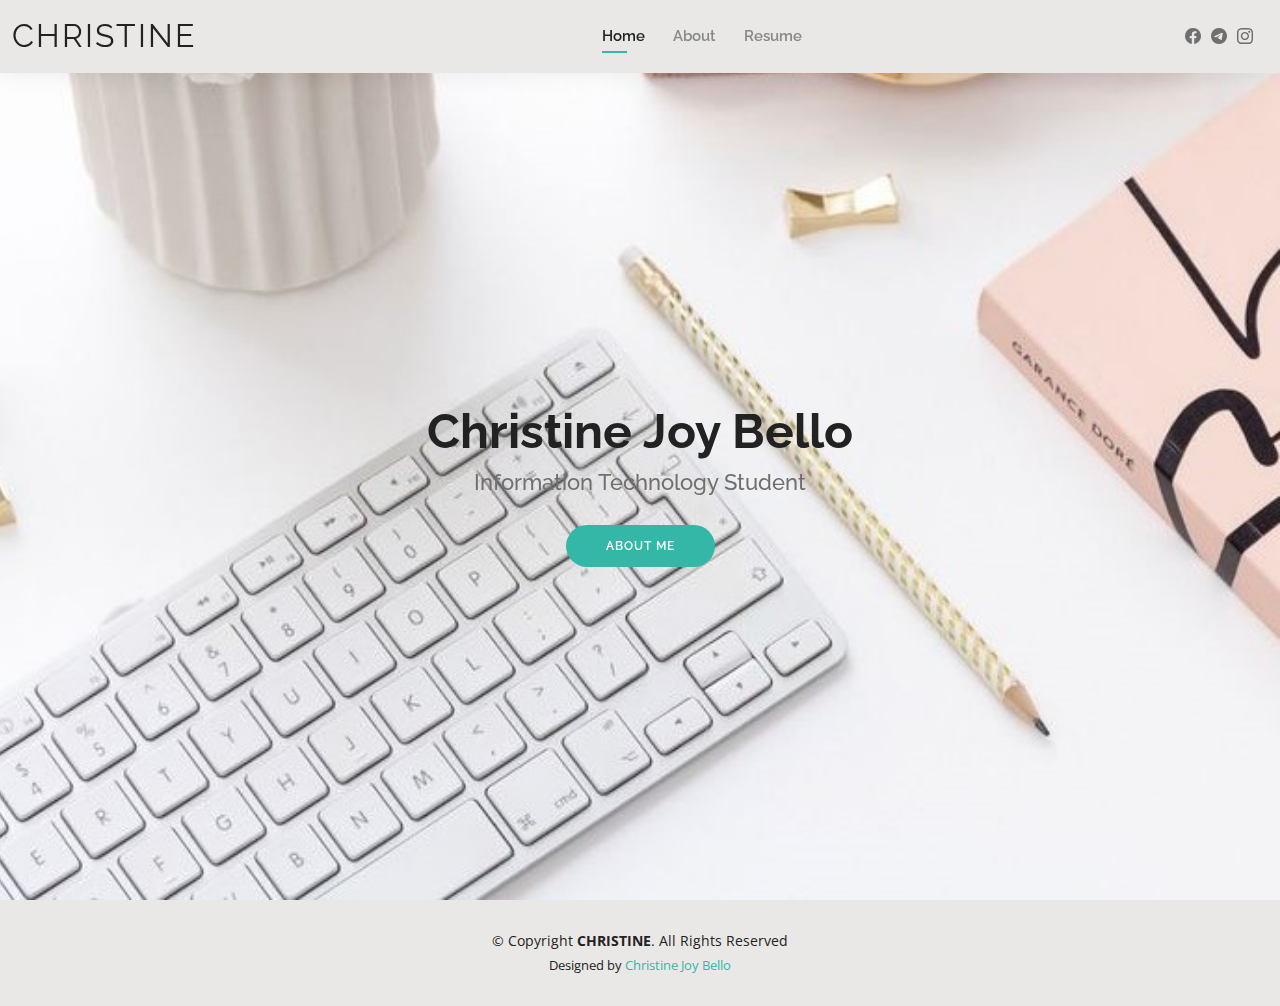
<file: index.html>
<!DOCTYPE html>
<html lang="en">

<head>
  <meta charset="utf-8">
  <meta content="width=device-width, initial-scale=1.0" name="viewport">

  <title>Christine Joy Bello</title>
  <meta content="" name="description">
  <meta content="" name="keywords">

  <!-- Favicons -->
  <link href="assets/img/favicon.png" rel="icon">
  <link href="assets/img/apple-touch-icon.png" rel="apple-touch-icon">

  <!-- Google Fonts -->
  <link href="https://fonts.googleapis.com/css?family=Open+Sans:300,300i,400,400i,600,600i,700,700i|Raleway:300,300i,400,400i,500,500i,600,600i,700,700i|Poppins:300,300i,400,400i,500,500i,600,600i,700,700i" rel="stylesheet">

  <!-- Vendor CSS Files -->
  <link href="assets/vendor/aos/aos.css" rel="stylesheet">
  <link href="assets/vendor/bootstrap/css/bootstrap.min.css" rel="stylesheet">
  <link href="assets/vendor/bootstrap-icons/bootstrap-icons.css" rel="stylesheet">
  <link href="assets/vendor/boxicons/css/boxicons.min.css" rel="stylesheet">
  <link href="assets/vendor/glightbox/css/glightbox.min.css" rel="stylesheet">
  <link href="assets/vendor/swiper/swiper-bundle.min.css" rel="stylesheet">

  <!-- Template Main CSS File -->
  <link href="assets/css/style.css" rel="stylesheet">

  <!-- =======================================================
  * Template Name: CHRISTINE
  * Template URL: https://bootstrapmade.com/CHRISTINE-free-bootstrap-cv-resume-html-template/
  * Updated: Mar 17 2024 with Bootstrap v5.3.3
  * Author: BootstrapMade.com
  * License: https://bootstrapmade.com/license/
  ======================================================== -->
</head>

<body>

  <!-- ======= Header ======= -->
  <header id="header" class="fixed-top">
    <div class="container-fluid d-flex justify-content-between align-items-center">

      <h1 class="logo me-auto me-lg-0"><a href="index.html">CHRISTINE</a></h1>
      <!-- Uncomment below if you prefer to use an image logo -->
      <!-- <a href="index.html" class="logo"><img src="assets/img/logo.png" alt="" class="img-fluid"></a>-->

      <nav id="navbar" class="navbar order-last order-lg-0">
        <ul>
          <li><a class="active" href="index.html">Home</a></li>
          <li><a href="about.html">About</a></li>
          <li><a href="resume.html">Resume</a></li>
        </ul>
        <i class="bi bi-list mobile-nav-toggle"></i>
      </nav><!-- .navbar -->

      <div class="header-social-links">
        <a href="https://www.facebook.com/profile.php?id=100008753648558" class="facebook" target="_blank"><i class="bi bi-facebook"></i></a>
		<a href="https://web.telegram.org/k/" class="telegram" target="_blank"><i class="bi bi-telegram"></i></a>
		<a href="https://www.instagram.com/christine_jybll?igsh=Z2lmbDUwb2h6M2cw" class="instagram" target="_blank"><i class="bi bi-instagram"></i></a>

      </div>

    </div>

  </header><!-- End Header -->

  <!-- ======= Hero Section ======= -->
  <section id="hero" class="d-flex align-items-center">
    <div class="container d-flex flex-column align-items-center" data-aos="zoom-in" data-aos-delay="100">
      <h1>Christine Joy Bello</h1>
      <h2>Information Technology Student</h2>
      <a href="about.html" class="btn-about">About Me</a>
    </div>
  </section><!-- End Hero -->

  <!-- ======= Footer ======= -->
  <footer id="footer">
    <div class="container">
      <div class="copyright">
        &copy; Copyright <strong><span>CHRISTINE</span></strong>. All Rights Reserved
      </div>
      <div class="credits">
        <!-- All the links in the footer should remain intact. -->
        <!-- You can delete the links only if you purchased the pro version. -->
        <!-- Licensing information: https://bootstrapmade.com/license/ -->
        <!-- Purchase the pro version with working PHP/AJAX contact form: https://bootstrapmade.com/CHRISTINE-free-bootstrap-cv-resume-html-template/ -->
        Designed by <a href="https://bootstrapmade.com/">Christine Joy Bello</a>
      </div>
    </div>
  </footer><!-- End  Footer -->

  <div id="preloader"></div>
  <a href="#" class="back-to-top d-flex align-items-center justify-content-center"><i class="bi bi-arrow-up-short"></i></a>

  <!-- Vendor JS Files -->
  <script src="assets/vendor/purecounter/purecounter_vanilla.js"></script>
  <script src="assets/vendor/aos/aos.js"></script>
  <script src="assets/vendor/bootstrap/js/bootstrap.bundle.min.js"></script>
  <script src="assets/vendor/glightbox/js/glightbox.min.js"></script>
  <script src="assets/vendor/isotope-layout/isotope.pkgd.min.js"></script>
  <script src="assets/vendor/swiper/swiper-bundle.min.js"></script>
  <script src="assets/vendor/waypoints/noframework.waypoints.js"></script>
  <script src="assets/vendor/php-email-form/validate.js"></script>

  <!-- Template Main JS File -->
  <script src="assets/js/main.js"></script>

</body>

</html>
</file>
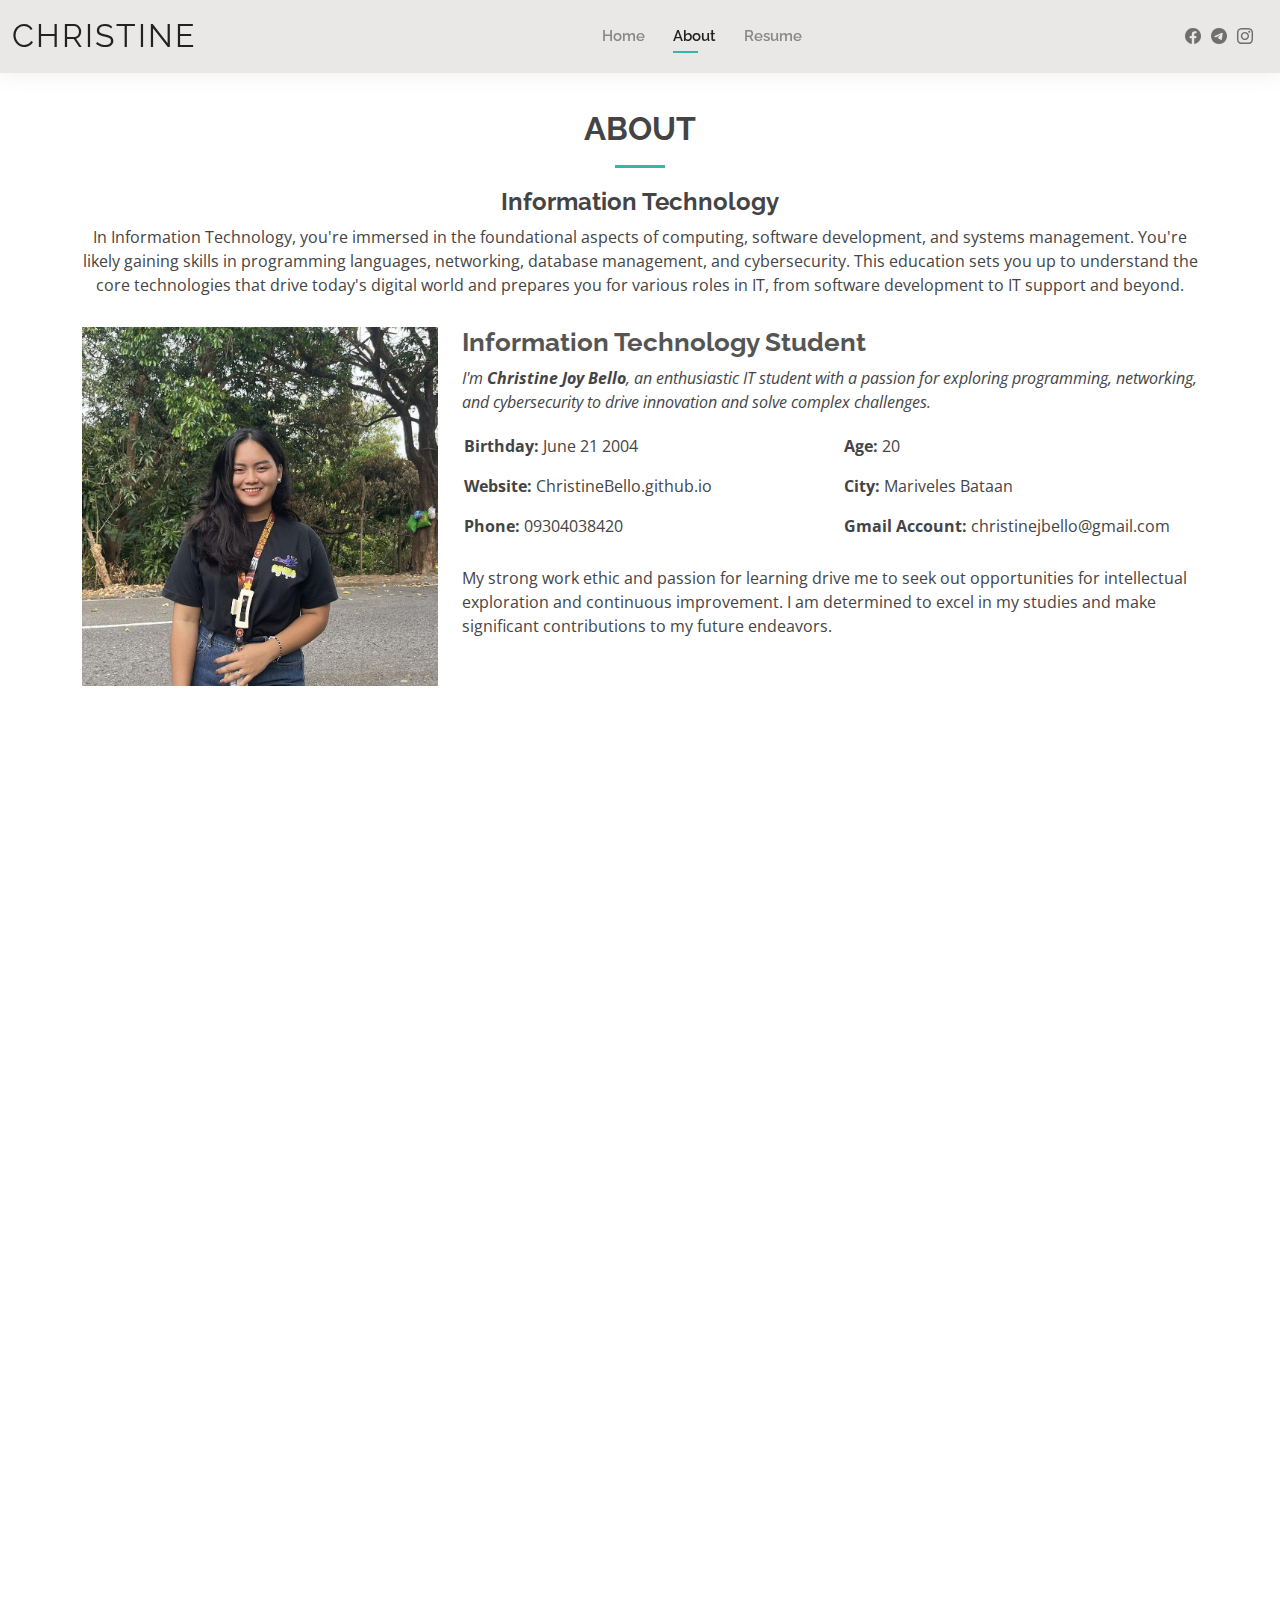
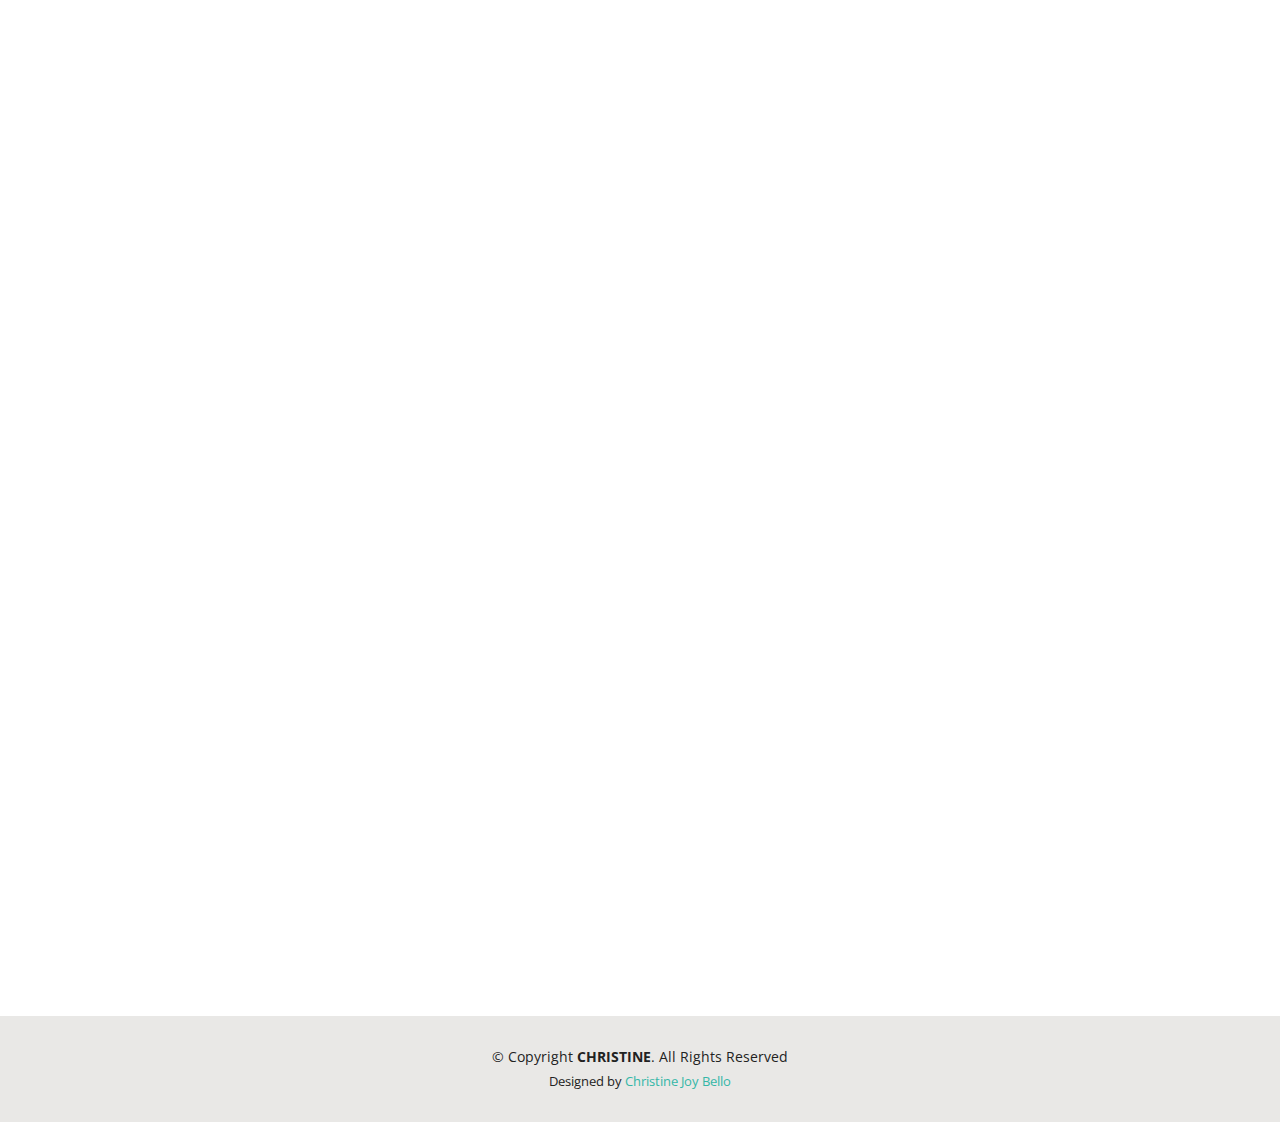
<file: about.html>
<!DOCTYPE html>
<html lang="en">

<head>
  <meta charset="utf-8">
  <meta content="width=device-width, initial-scale=1.0" name="viewport">

  <title>Christine Joy Bello</title>
  <meta content="" name="description">
  <meta content="" name="keywords">

  <!-- Favicons -->
  <link href="assets/img/favicon.png" rel="icon">
  <link href="assets/img/apple-touch-icon.png" rel="apple-touch-icon">

  <!-- Google Fonts -->
  <link href="https://fonts.googleapis.com/css?family=Open+Sans:300,300i,400,400i,600,600i,700,700i|Raleway:300,300i,400,400i,500,500i,600,600i,700,700i|Poppins:300,300i,400,400i,500,500i,600,600i,700,700i" rel="stylesheet">

  <!-- Vendor CSS Files -->
  <link href="assets/vendor/aos/aos.css" rel="stylesheet">
  <link href="assets/vendor/bootstrap/css/bootstrap.min.css" rel="stylesheet">
  <link href="assets/vendor/bootstrap-icons/bootstrap-icons.css" rel="stylesheet">
  <link href="assets/vendor/boxicons/css/boxicons.min.css" rel="stylesheet">
  <link href="assets/vendor/glightbox/css/glightbox.min.css" rel="stylesheet">
  <link href="assets/vendor/swiper/swiper-bundle.min.css" rel="stylesheet">

  <!-- Template Main CSS File -->
  <link href="assets/css/style.css" rel="stylesheet">

  <!-- =======================================================
  * Template Name: CHRISTINE
  * Template URL: https://bootstrapmade.com/CHRISTINE-free-bootstrap-cv-resume-html-template/
  * Updated: Mar 17 2024 with Bootstrap v5.3.3
  * Author: BootstrapMade.com
  * License: https://bootstrapmade.com/license/
  ======================================================== -->
</head>

<body>

  <!-- ======= Header ======= -->
  <header id="header" class="fixed-top">
    <div class="container-fluid d-flex justify-content-between align-items-center">

      <h1 class="logo me-auto me-lg-0"><a href="index.html">CHRISTINE</a></h1>
      <!-- Uncomment below if you prefer to use an image logo -->
      <!-- <a href="index.html" class="logo"><img src="assets/img/logo.png" alt="" class="img-fluid"></a>-->

      <nav id="navbar" class="navbar order-last order-lg-0">
        <ul>
          <li><a href="index.html">Home</a></li>
          <li><a class="active" href="about.html">About</a></li>
          <li><a href="resume.html">Resume</a></li>
		
        </ul>
        <i class="bi bi-list mobile-nav-toggle"></i>
      </nav><!-- .navbar -->

      <div class="header-social-links">
        <a href="https://www.facebook.com/profile.php?id=100008753648558" class="facebook" target="_blank"><i class="bi bi-facebook"></i></a>
		<a href="https://web.telegram.org/k/" class="telegram" target="_blank"><i class="bi bi-telegram"></i></a>
		<a href="https://www.instagram.com/christine_jybll?igsh=Z2lmbDUwb2h6M2cw" class="instagram" target="_blank"><i class="bi bi-instagram"></i></a>

      </div>

    </div>

  </header><!-- End Header -->

  <main id="main">

    <!-- ======= About Section ======= -->
    <section id="about" class="about">
      <div class="container" data-aos="fade-up">

        <div class="section-title">
          <h2>About</h2>
		  <h4><strong>Information Technology</strong></h4>
          <p>In Information Technology, you're immersed in the foundational aspects of computing, software development, and systems management. You're likely gaining skills in programming languages, networking, database management, and cybersecurity. This education sets you up to understand the core technologies that drive today's digital world and prepares you for various roles in IT, from software development to IT support and beyond.</p>
        </div>
		
		
        <div class="row">
          <div class="col-lg-4">
            <img src="assets/img/about.jpg" class="img-fluid" alt="">
          </div>
          <div class="col-lg-8 pt-4 pt-lg-0 content">
            <h3>Information Technology Student</h3>
            <p class="fst-italic">
              I'm <strong>Christine Joy Bello</strong>, an enthusiastic IT student with a passion for exploring programming, networking, and cybersecurity to drive innovation and solve complex challenges.
            </p>
            <div class="row">
              <div class="col-lg-6">
                <ul>
                  <li><i class="bi bi-rounded-right"></i> <strong>Birthday:</strong> June 21 2004</li>
                  <li><i class="bi bi-rounded-right"></i> <strong>Website:</strong> ChristineBello.github.io</li>
                  <li><i class="bi bi-rounded-right"></i> <strong>Phone:</strong> 09304038420</li>
                </ul>
              </div>
              <div class="col-lg-6">
                <ul>
                  <li><i class="bi bi-rounded-right"></i> <strong>Age:</strong> 20</li>
                  <li><i class="bi bi-rounded-right"></i> <strong>City:</strong> Mariveles Bataan</li>
                  <li><i class="bi bi-rounded-right"></i> <strong>Gmail Account:</strong> christinejbello@gmail.com</li>
                </ul>
              </div>
            </div>
            <p>
              My strong work ethic and passion for learning drive me to seek out opportunities for intellectual exploration and continuous improvement. I am determined to excel in my studies and make significant contributions to my future endeavors.
            </p>
          </div>
        </div>

      </div>
    </section><!-- End About Section -->

    <!-- ======= Skills Section ======= -->
    <section id="skills" class="skills">
      <div class="container" data-aos="fade-up">

        <div class="section-title">
          <h2>Skills</h2>
		<p>As a dedicated Information Technology diploma student, I have acquired a diverse skill set in various programming languages and web development elements. My commitment to continuous learning and skill improvement is reflected in my proficiency levels across these areas:</p>
        </div>

        <div class="row skills-content">

          <div class="col-lg-6">

            <div class="progress">
              <span class="skill">HTML <i class="val">70%</i></span>
              <div class="progress-bar-wrap">
                <div class="progress-bar" role="progressbar" aria-valuenow="70" aria-valuemin="0" aria-valuemax="100"></div>
              </div>
            </div>

            <div class="progress">
              <span class="skill">CSS <i class="val">65%</i></span>
              <div class="progress-bar-wrap">
                <div class="progress-bar" role="progressbar" aria-valuenow="65" aria-valuemin="0" aria-valuemax="100"></div>
              </div>
            </div>

            <div class="progress">
              <span class="skill">JavaScript <i class="val">75%</i></span>
              <div class="progress-bar-wrap">
                <div class="progress-bar" role="progressbar" aria-valuenow="75" aria-valuemin="0" aria-valuemax="100"></div>
              </div>
            </div>

          </div>

          <div class="col-lg-6">

            <div class="progress">
              <span class="skill">PHP <i class="val">25%</i></span>
              <div class="progress-bar-wrap">
                <div class="progress-bar" role="progressbar" aria-valuenow="25" aria-valuemin="0" aria-valuemax="100"></div>
              </div>
            </div>

            <div class="progress">
              <span class="skill">Python <i class="val">50%</i></span>
              <div class="progress-bar-wrap">
                <div class="progress-bar" role="progressbar" aria-valuenow="50" aria-valuemin="0" aria-valuemax="100"></div>
              </div>
            </div>

            <div class="progress">
              <span class="skill">C++, C# <i class="val">70%</i></span>
              <div class="progress-bar-wrap">
                <div class="progress-bar" role="progressbar" aria-valuenow="70" aria-valuemin="0" aria-valuemax="100"></div>
              </div>
            </div>

          </div>

        </div>

      </div>
    </section><!-- End Skills Section -->

    <!-- ======= Facts Section ======= -->
    <section id="facts" class="facts">
      <div class="container" data-aos="fade-up">

        <div class="section-title">
          <h2>Facts</h2>
		  <p> Beyond academic pursuits, I actively participate in different organizations to maximize my skills and talents, which has significantly contributed to my personal and professional growth. Engaging in these activities has allowed me to enhance my technical abilities, build strong teamwork and leadership skills, and adapt to various project requirements and challenges.</p>
        </div>
		
		 <h4><em><strong>PUP-Bataan Banda Kawayan Member</strong></em></h4>
		  <p>Being a member of Banda Kawayan is a privilege because it comes with numerous benefits. Members do not have to worry about expenses such as uniforms, membership fees, or transportation to events in other locations, as these are all provided free of charge. This support has a positive impact on my finances and allows me to expand my circle of friends.</p>
		
			<div class="container">
				<div class="row">
				<div class="col-lg-4">
					<img src="assets/img/bk.jpg" class="img-fluid" alt="Image 1">
				</div>
				<div class="col-lg-4">
					<img src="assets/img/bk1.jpg" class="img-fluid" alt="Image 2">
				</div>
				<div class="col-lg-4">
					<img src="assets/img/bk2.jpg" class="img-fluid" alt="Image 3">
				</div>
				<div class="col-lg-4">
					<img src="assets/img/bk3.jpg" class="img-fluid" alt="Image 4">
				</div>
				<div class="col-lg-4">
					<img src="assets/img/bk4.jpg" class="img-fluid" alt="Image 5">
				</div>
				<div class="col-lg-4">
					<img src="assets/img/bk5.jpg" class="img-fluid" alt="Image 6">
				</div>
				<div class="col-lg-4">
					<img src="assets/img/bk6.jpg" class="img-fluid" alt="Image 7">
				</div>
				<div class="col-lg-4">
					<img src="assets/img/bk7.jpg" class="img-fluid" alt="Image 8">
				</div>
				<div class="col-lg-4">
					<img src="assets/img/bk8.jpg" class="img-fluid" alt="Image 9">
				</div>
			</div>
	
		<div style="margin-bottom: 30px;"></div>
	
		<div>
			<h4><em><strong>Pawikan Festival 2022-2023 (Information Video Competiton)</strong></em></h4>
		  <p>When I was a freshman, I participated in the "Kampanya ng Kaalaman para sa Pawikan (Information Video Competition)" with two fellow IT students. This competition involved all colleges across Bataan. I'm proud to say that our efforts paid off, as we secured the 2nd place. It was a rewarding experience that highlighted our teamwork and dedication to promoting awareness about environmental issues like sea turtle conservation.</p>
		<p>Watch our video <a href="https://fb.watch/s_jV5ImDt3/" target="_blank">here</a>.</p>
		</div>
		
		<div class="container">
				<div class="row">
				<div class="col-lg-4">
					<img src="assets/img/pawikan.jpg" class="img-fluid" alt="Image 1">
				</div>
				<div class="col-lg-4">
					<img src="assets/img/pawikan1.jpg" class="img-fluid" alt="Image 2">
				</div>
				<div class="col-lg-4">
					<img src="assets/img/pawikan2.jpg" class="img-fluid" alt="Image 3">
				</div>
			</div>
		</div>
		
		<div style="margin-bottom: 30px;"></div>
	
		<div>
			<h4><em><strong>Christian Student Association (Campus Ministry) PUP BATAAN</strong></em></h4>
			<p>I am the current Assistant Secretary of the Christian Student Association Campus Ministry at PUP Bataan. This new organization aims to foster spiritual growth, build a Christian community, and encourage discipleship among college students. We provide opportunities for biblical education, leadership development, and service outreach, integrating our faith with academic life. Through prayer, worship, and cultural engagement, these ministries support students in deepening their faith, forming meaningful relationships, and living out their beliefs on campus and beyond.</p>
		</div>
		
		<div class="container">
				<div class="row">
				<div class="col-lg-4">
					<img src="assets/img/csa.jpg" class="img-fluid" alt="Image 1">
				</div>
		</div>
		
		<div style="margin-bottom: 30px;"></div>
	
		<div>
			<h4><em><strong>Youth Leader in LYCC (Faith AG International)</strong></em></h4>
			<p>My life is not only focused on my studies; alongside this, I must also remember to serve and give glory to the Lord. Leading Youth Closer to Christ (LYCC) is a group of Christian youths within our Church. As a Youth Leader, I have the privilege to serve God by sharing the talents and knowledge He has given me. Being a Christian offers me not only physical growth but also spiritual growth. It gives me a sense of community, moral guidance, and comfort during difficult times. It also centers my personal transformation and offers me hope and a pathway to positive change in my life.</p>
			<p>Here's our <a href="https://www.facebook.com/profile.php?id=100082649470156" target="_blank">Facebook Page</a>.</p>
			</div>
			<h5><em><strong>Leading Youth Closer to Christ</strong></em></h5>
		<div class="container">
				<div class="row">
				<div class="col-lg-4">
					<img src="assets/img/lycc.jpg" class="img-fluid" alt="Image 1">
				</div>
				<div class="col-lg-4">
					<img src="assets/img/lycc1.jpg" class="img-fluid" alt="Image 2">
				</div>
				<div class="col-lg-4">
					<img src="assets/img/lycc2.jpg" class="img-fluid" alt="Image 3">
				</div>
				<div class="col-lg-4">
					<img src="assets/img/lycc3.jpg" class="img-fluid" alt="Image 4">
				</div>
				<div class="col-lg-4">
					<img src="assets/img/lycc4.jpg" class="img-fluid" alt="Image 5">
				</div>
				<div class="col-lg-4">
					<img src="assets/img/lycc5.jpg" class="img-fluid" alt="Image 6">
				</div>
				<div class="col-lg-4">
					<img src="assets/img/lycc6.jpg" class="img-fluid" alt="Image 7">
				</div>
				<div class="col-lg-4">
					<img src="assets/img/lycc7.jpg" class="img-fluid" alt="Image 8">
				</div>
				<div class="col-lg-4">
					<img src="assets/img/lycc8.jpg" class="img-fluid" alt="Image 9">
				</div>
			</div>
		</div>
		
		
    </section><!-- End Facts Section -->
	
	<!-- ======= Others Section ======= -->
    <section id="Others" class="Others">
      <div class="container" data-aos="fade-up">

        <div class="section-title">
          <h2>Others</h2>
        </div>
		
		 <h4><em><strong>Additional Photo of My Random Activities</strong></em></h4>		
			<div class="container">
				<div class="row">
				<div class="col-lg-4">
					<img src="assets/img/others.jpg" class="img-fluid" alt="Image 1">
				</div>
				<div class="col-lg-4">
					<img src="assets/img/others1.jpg" class="img-fluid" alt="Image 2">
				</div>
				<div class="col-lg-4">
					<img src="assets/img/others2.jpg" class="img-fluid" alt="Image 3">
				</div>
				<div class="col-lg-4">
					<img src="assets/img/others3.jpg" class="img-fluid" alt="Image 4">
				</div>
				<div class="col-lg-4">
					<img src="assets/img/others4.jpg" class="img-fluid" alt="Image 5">
				</div>
				<div class="col-lg-4">
					<img src="assets/img/others5.jpg" class="img-fluid" alt="Image 6">
				</div>
				<div class="col-lg-4">
					<img src="assets/img/others6.jpg" class="img-fluid" alt="Image 7">
				</div>
				<div class="col-lg-4">
					<img src="assets/img/others7.jpg" class="img-fluid" alt="Image 8">
				</div>
				<div class="col-lg-4">
					<img src="assets/img/others8.jpg" class="img-fluid" alt="Image 9">
				</div>
				<div class="col-lg-4">
					<img src="assets/img/others9.jpg" class="img-fluid" alt="Image 10">
				</div>
				<div class="col-lg-4">
					<img src="assets/img/others10.jpg" class="img-fluid" alt="Image 11">
				</div>
				<div class="col-lg-4">
					<img src="assets/img/others11.jpg" class="img-fluid" alt="Image 12">
				</div>
				<div class="col-lg-4">
					<img src="assets/img/others12.jpg" class="img-fluid" alt="Image 13">
				</div>
				<div class="col-lg-4">
					<img src="assets/img/others13.jpg" class="img-fluid" alt="Image 14">
				</div>
				<div class="col-lg-4">
					<img src="assets/img/others14.jpg" class="img-fluid" alt="Image 15">
				</div>
				<div class="col-lg-4">
					<img src="assets/img/others15.jpg" class="img-fluid" alt="Image 16">
				</div>
				<div class="col-lg-4">
					<img src="assets/img/others16.jpg" class="img-fluid" alt="Image 17">
				</div>
				<div class="col-lg-4">
					<img src="assets/img/others17.jpg" class="img-fluid" alt="Image 18">
				</div>
				<div class="col-lg-4">
					<img src="assets/img/others18.jpg" class="img-fluid" alt="Image 19">
				</div>
				<div class="col-lg-4">
					<img src="assets/img/others19.jpg" class="img-fluid" alt="Image 20">
				</div>
				<div class="col-lg-4">
					<img src="assets/img/others20.jpg" class="img-fluid" alt="Image 21">
				</div>
				<div class="col-lg-4">
					<img src="assets/img/others21.jpg" class="img-fluid" alt="Image 22">
				</div>
				<div class="col-lg-4">
					<img src="assets/img/others22.jpg" class="img-fluid" alt="Image 23">
				</div>
				<div class="col-lg-4">
					<img src="assets/img/others23.jpg" class="img-fluid" alt="Image 24">
				</div>
				<div class="col-lg-4">
					<img src="assets/img/others24.jpg" class="img-fluid" alt="Image 25">
				</div>
				<div class="col-lg-4">
					<img src="assets/img/others25.jpg" class="img-fluid" alt="Image 26">
				</div>
				<div class="col-lg-4">
					<img src="assets/img/others26.jpg" class="img-fluid" alt="Image 27">
				</div>
				<div class="col-lg-4">
					<img src="assets/img/others27.jpg" class="img-fluid" alt="Image 28">
				</div>
				<div class="col-lg-4">
					<img src="assets/img/others28.jpg" class="img-fluid" alt="Image 29">
				</div>
				<div class="col-lg-4">
					<img src="assets/img/others29.jpg" class="img-fluid" alt="Image 30">
				</div>
				<div class="col-lg-4">
					<img src="assets/img/others30.jpg" class="img-fluid" alt="Image 31">
				</div>
				<div class="col-lg-4">
					<img src="assets/img/others31.jpg" class="img-fluid" alt="Image 32">
				</div>
				<div class="col-lg-4">
					<img src="assets/img/others32.jpg" class="img-fluid" alt="Image 33">
				</div>
			</div>
		
		
    </section><!-- End Others Section -->


  </main><!-- End #main -->

  <!-- ======= Footer ======= -->
  <footer id="footer">
    <div class="container">
      <div class="copyright">
        &copy; Copyright <strong><span>CHRISTINE</span></strong>. All Rights Reserved
      </div>
      <div class="credits">
        <!-- All the links in the footer should remain intact. -->
        <!-- You can delete the links only if you purchased the pro version. -->
        <!-- Licensing information: https://bootstrapmade.com/license/ -->
        <!-- Purchase the pro version with working PHP/AJAX contact form: https://bootstrapmade.com/CHRISTINE-free-bootstrap-cv-resume-html-template/ -->
        Designed by <a href="https://bootstrapmade.com/">Christine Joy Bello</a>
      </div>
    </div>
  </footer><!-- End  Footer -->

  <div id="preloader"></div>
  <a href="#" class="back-to-top d-flex align-items-center justify-content-center"><i class="bi bi-arrow-up-short"></i></a>

  <!-- Vendor JS Files -->
  <script src="assets/vendor/purecounter/purecounter_vanilla.js"></script>
  <script src="assets/vendor/aos/aos.js"></script>
  <script src="assets/vendor/bootstrap/js/bootstrap.bundle.min.js"></script>
  <script src="assets/vendor/glightbox/js/glightbox.min.js"></script>
  <script src="assets/vendor/isotope-layout/isotope.pkgd.min.js"></script>
  <script src="assets/vendor/swiper/swiper-bundle.min.js"></script>
  <script src="assets/vendor/waypoints/noframework.waypoints.js"></script>
  <script src="assets/vendor/php-email-form/validate.js"></script>

  <!-- Template Main JS File -->
  <script src="assets/js/main.js"></script>

</body>

</html>
</file>
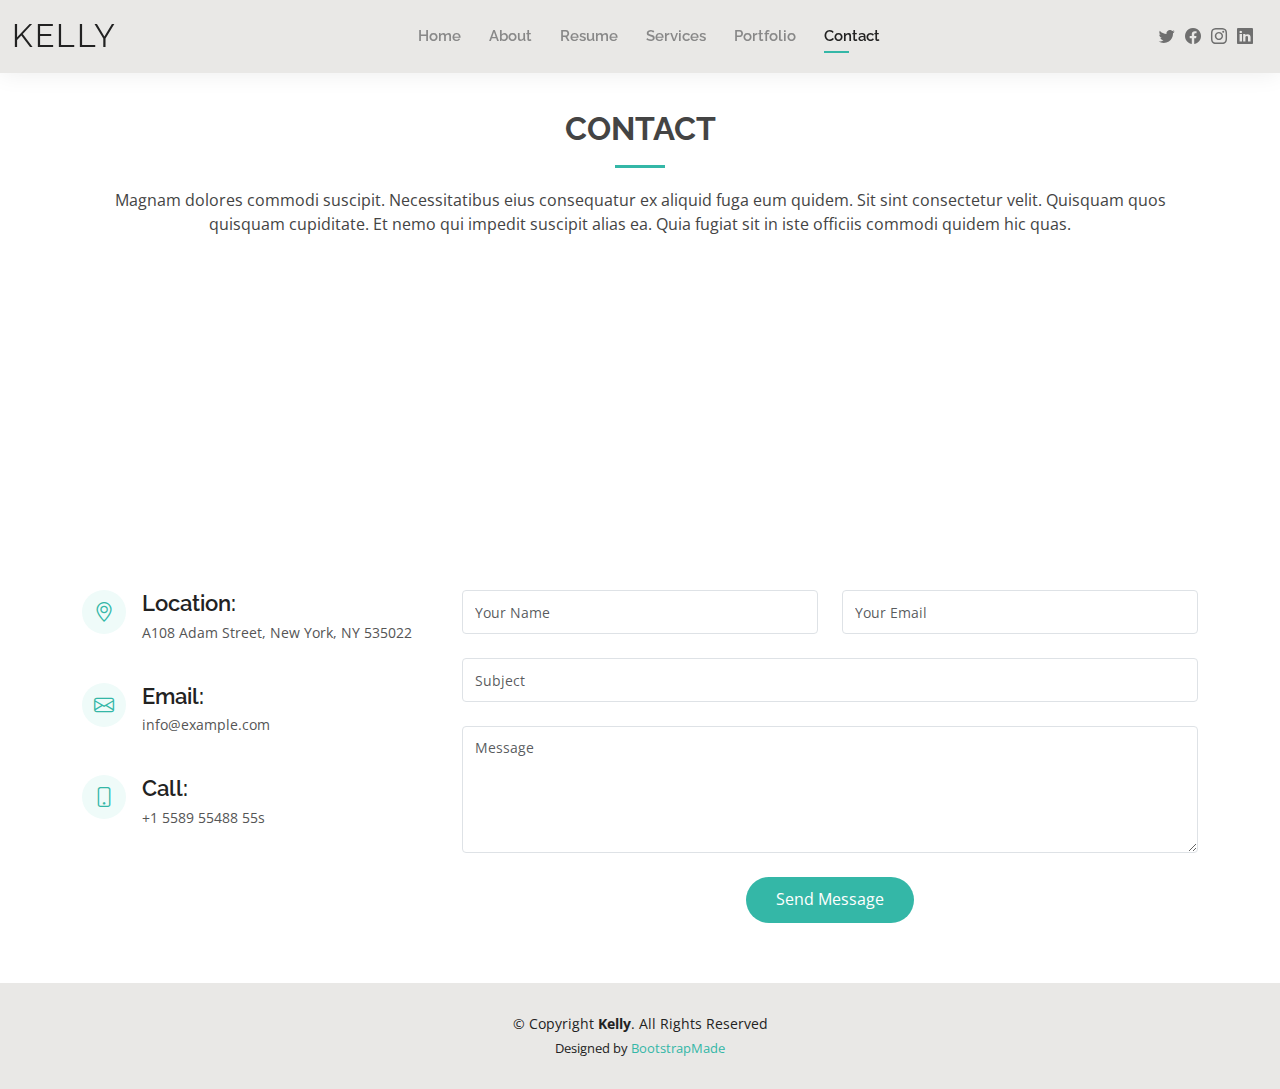
<file: contact.html>
<!DOCTYPE html>
<html lang="en">

<head>
  <meta charset="utf-8">
  <meta content="width=device-width, initial-scale=1.0" name="viewport">

  <title>Contact - Kelly Bootstrap Template</title>
  <meta content="" name="description">
  <meta content="" name="keywords">

  <!-- Favicons -->
  <link href="assets/img/favicon.png" rel="icon">
  <link href="assets/img/apple-touch-icon.png" rel="apple-touch-icon">

  <!-- Google Fonts -->
  <link href="https://fonts.googleapis.com/css?family=Open+Sans:300,300i,400,400i,600,600i,700,700i|Raleway:300,300i,400,400i,500,500i,600,600i,700,700i|Poppins:300,300i,400,400i,500,500i,600,600i,700,700i" rel="stylesheet">

  <!-- Vendor CSS Files -->
  <link href="assets/vendor/aos/aos.css" rel="stylesheet">
  <link href="assets/vendor/bootstrap/css/bootstrap.min.css" rel="stylesheet">
  <link href="assets/vendor/bootstrap-icons/bootstrap-icons.css" rel="stylesheet">
  <link href="assets/vendor/boxicons/css/boxicons.min.css" rel="stylesheet">
  <link href="assets/vendor/glightbox/css/glightbox.min.css" rel="stylesheet">
  <link href="assets/vendor/swiper/swiper-bundle.min.css" rel="stylesheet">

  <!-- Template Main CSS File -->
  <link href="assets/css/style.css" rel="stylesheet">

  <!-- =======================================================
  * Template Name: Kelly
  * Template URL: https://bootstrapmade.com/kelly-free-bootstrap-cv-resume-html-template/
  * Updated: Mar 17 2024 with Bootstrap v5.3.3
  * Author: BootstrapMade.com
  * License: https://bootstrapmade.com/license/
  ======================================================== -->
</head>

<body>

  <!-- ======= Header ======= -->
  <header id="header" class="fixed-top">
    <div class="container-fluid d-flex justify-content-between align-items-center">

      <h1 class="logo me-auto me-lg-0"><a href="index.html">Kelly</a></h1>
      <!-- Uncomment below if you prefer to use an image logo -->
      <!-- <a href="index.html" class="logo"><img src="assets/img/logo.png" alt="" class="img-fluid"></a>-->

      <nav id="navbar" class="navbar order-last order-lg-0">
        <ul>
          <li><a href="index.html">Home</a></li>
          <li><a href="about.html">About</a></li>
          <li><a href="resume.html">Resume</a></li>
          <li><a href="services.html">Services</a></li>
          <li><a href="portfolio.html">Portfolio</a></li>
          <li><a class="active" href="contact.html">Contact</a></li>
        </ul>
        <i class="bi bi-list mobile-nav-toggle"></i>
      </nav><!-- .navbar -->

      <div class="header-social-links">
        <a href="#" class="twitter"><i class="bi bi-twitter"></i></a>
        <a href="#" class="facebook"><i class="bi bi-facebook"></i></a>
        <a href="#" class="instagram"><i class="bi bi-instagram"></i></a>
        <a href="#" class="linkedin"><i class="bi bi-linkedin"></i></i></a>
      </div>

    </div>

  </header><!-- End Header -->

  <main id="main">

    <!-- ======= Contact Section ======= -->
    <section id="contact" class="contact">
      <div class="container" data-aos="fade-up">

        <div class="section-title">
          <h2>Contact</h2>
          <p>Magnam dolores commodi suscipit. Necessitatibus eius consequatur ex aliquid fuga eum quidem. Sit sint consectetur velit. Quisquam quos quisquam cupiditate. Et nemo qui impedit suscipit alias ea. Quia fugiat sit in iste officiis commodi quidem hic quas.</p>
        </div>

        <div>
          <iframe style="border:0; width: 100%; height: 270px;" src="https://www.google.com/maps/embed?pb=!1m14!1m8!1m3!1d12097.433213460943!2d-74.0062269!3d40.7101282!3m2!1i1024!2i768!4f13.1!3m3!1m2!1s0x0%3A0xb89d1fe6bc499443!2sDowntown+Conference+Center!5e0!3m2!1smk!2sbg!4v1539943755621" frameborder="0" allowfullscreen></iframe>
        </div>

        <div class="row mt-5">

          <div class="col-lg-4">
            <div class="info">
              <div class="address">
                <i class="bi bi-geo-alt"></i>
                <h4>Location:</h4>
                <p>A108 Adam Street, New York, NY 535022</p>
              </div>

              <div class="email">
                <i class="bi bi-envelope"></i>
                <h4>Email:</h4>
                <p>info@example.com</p>
              </div>

              <div class="phone">
                <i class="bi bi-phone"></i>
                <h4>Call:</h4>
                <p>+1 5589 55488 55s</p>
              </div>

            </div>

          </div>

          <div class="col-lg-8 mt-5 mt-lg-0">

            <form action="forms/contact.php" method="post" role="form" class="php-email-form">
              <div class="row">
                <div class="col-md-6 form-group">
                  <input type="text" name="name" class="form-control" id="name" placeholder="Your Name" required>
                </div>
                <div class="col-md-6 form-group mt-3 mt-md-0">
                  <input type="email" class="form-control" name="email" id="email" placeholder="Your Email" required>
                </div>
              </div>
              <div class="form-group mt-3">
                <input type="text" class="form-control" name="subject" id="subject" placeholder="Subject" required>
              </div>
              <div class="form-group mt-3">
                <textarea class="form-control" name="message" rows="5" placeholder="Message" required></textarea>
              </div>
              <div class="my-3">
                <div class="loading">Loading</div>
                <div class="error-message"></div>
                <div class="sent-message">Your message has been sent. Thank you!</div>
              </div>
              <div class="text-center"><button type="submit">Send Message</button></div>
            </form>

          </div>

        </div>

      </div>
    </section><!-- End Contact Section -->

  </main><!-- End #main -->

  <!-- ======= Footer ======= -->
  <footer id="footer">
    <div class="container">
      <div class="copyright">
        &copy; Copyright <strong><span>Kelly</span></strong>. All Rights Reserved
      </div>
      <div class="credits">
        <!-- All the links in the footer should remain intact. -->
        <!-- You can delete the links only if you purchased the pro version. -->
        <!-- Licensing information: https://bootstrapmade.com/license/ -->
        <!-- Purchase the pro version with working PHP/AJAX contact form: https://bootstrapmade.com/kelly-free-bootstrap-cv-resume-html-template/ -->
        Designed by <a href="https://bootstrapmade.com/">BootstrapMade</a>
      </div>
    </div>
  </footer><!-- End  Footer -->

  <div id="preloader"></div>
  <a href="#" class="back-to-top d-flex align-items-center justify-content-center"><i class="bi bi-arrow-up-short"></i></a>

  <!-- Vendor JS Files -->
  <script src="assets/vendor/purecounter/purecounter_vanilla.js"></script>
  <script src="assets/vendor/aos/aos.js"></script>
  <script src="assets/vendor/bootstrap/js/bootstrap.bundle.min.js"></script>
  <script src="assets/vendor/glightbox/js/glightbox.min.js"></script>
  <script src="assets/vendor/isotope-layout/isotope.pkgd.min.js"></script>
  <script src="assets/vendor/swiper/swiper-bundle.min.js"></script>
  <script src="assets/vendor/waypoints/noframework.waypoints.js"></script>
  <script src="assets/vendor/php-email-form/validate.js"></script>

  <!-- Template Main JS File -->
  <script src="assets/js/main.js"></script>

</body>

</html>
</file>
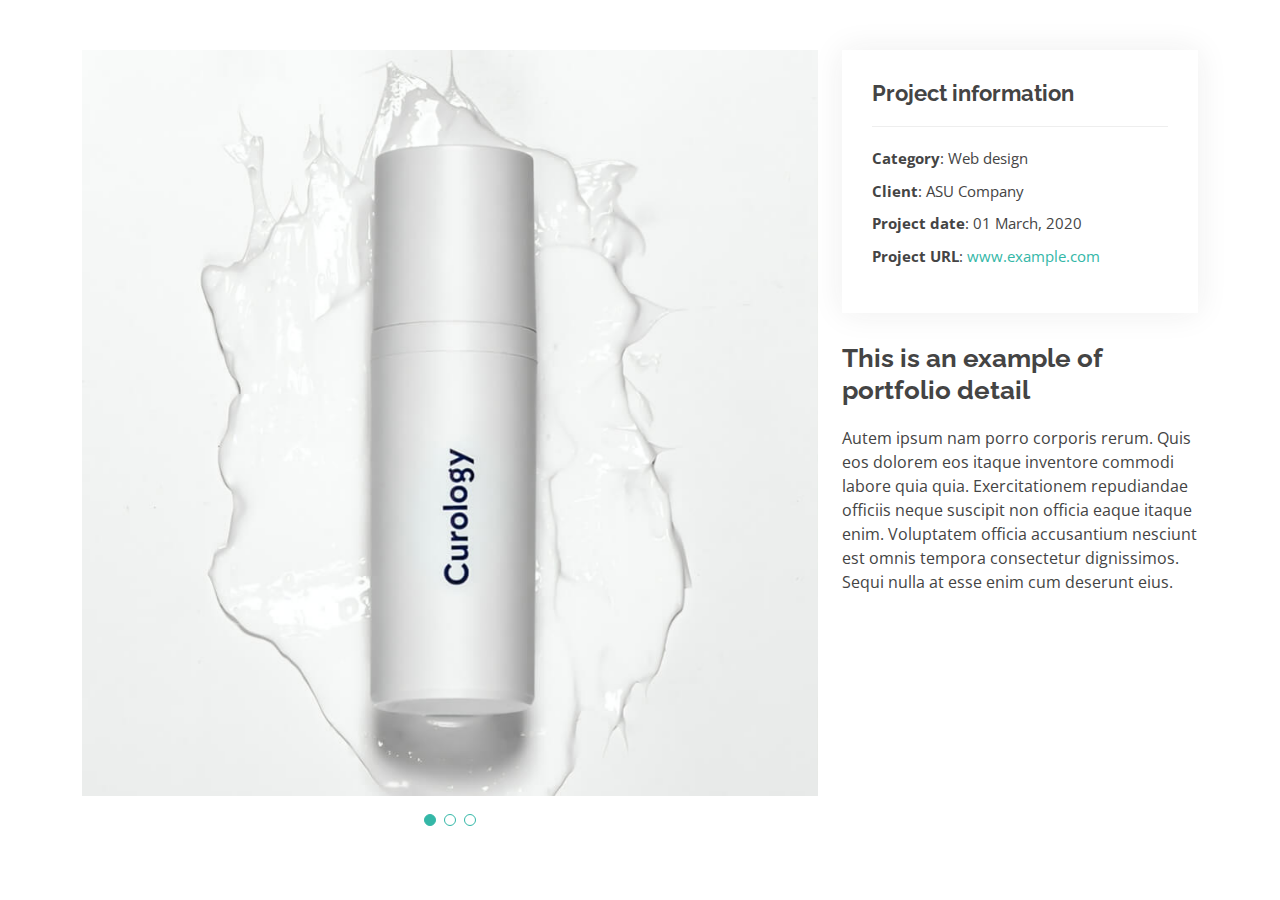
<file: portfolio-details.html>
<!DOCTYPE html>
<html lang="en">

<head>
  <meta charset="utf-8">
  <meta content="width=device-width, initial-scale=1.0" name="viewport">

  <title>Portfolio Details - Kelly Bootstrap Template</title>
  <meta content="" name="description">
  <meta content="" name="keywords">

  <!-- Favicons -->
  <link href="assets/img/favicon.png" rel="icon">
  <link href="assets/img/apple-touch-icon.png" rel="apple-touch-icon">

  <!-- Google Fonts -->
  <link href="https://fonts.googleapis.com/css?family=Open+Sans:300,300i,400,400i,600,600i,700,700i|Raleway:300,300i,400,400i,500,500i,600,600i,700,700i|Poppins:300,300i,400,400i,500,500i,600,600i,700,700i" rel="stylesheet">

  <!-- Vendor CSS Files -->
  <link href="assets/vendor/aos/aos.css" rel="stylesheet">
  <link href="assets/vendor/bootstrap/css/bootstrap.min.css" rel="stylesheet">
  <link href="assets/vendor/bootstrap-icons/bootstrap-icons.css" rel="stylesheet">
  <link href="assets/vendor/boxicons/css/boxicons.min.css" rel="stylesheet">
  <link href="assets/vendor/glightbox/css/glightbox.min.css" rel="stylesheet">
  <link href="assets/vendor/swiper/swiper-bundle.min.css" rel="stylesheet">

  <!-- Template Main CSS File -->
  <link href="assets/css/style.css" rel="stylesheet">

  <!-- =======================================================
  * Template Name: Kelly
  * Template URL: https://bootstrapmade.com/kelly-free-bootstrap-cv-resume-html-template/
  * Updated: Mar 17 2024 with Bootstrap v5.3.3
  * Author: BootstrapMade.com
  * License: https://bootstrapmade.com/license/
  ======================================================== -->
</head>

<body>

  <main id="main">

    <!-- ======= Portfolio Details Section ======= -->
    <section id="portfolio-details" class="portfolio-details">
      <div class="container">

        <div class="row gy-4">

          <div class="col-lg-8">
            <div class="portfolio-details-slider swiper">
              <div class="swiper-wrapper align-items-center">

                <div class="swiper-slide">
                  <img src="assets/img/portfolio/portfolio-1.jpg" alt="">
                </div>

                <div class="swiper-slide">
                  <img src="assets/img/portfolio/portfolio-2.jpg" alt="">
                </div>

                <div class="swiper-slide">
                  <img src="assets/img/portfolio/portfolio-3.jpg" alt="">
                </div>

              </div>
              <div class="swiper-pagination"></div>
            </div>
          </div>

          <div class="col-lg-4">
            <div class="portfolio-info">
              <h3>Project information</h3>
              <ul>
                <li><strong>Category</strong>: Web design</li>
                <li><strong>Client</strong>: ASU Company</li>
                <li><strong>Project date</strong>: 01 March, 2020</li>
                <li><strong>Project URL</strong>: <a href="#">www.example.com</a></li>
              </ul>
            </div>
            <div class="portfolio-description">
              <h2>This is an example of portfolio detail</h2>
              <p>
                Autem ipsum nam porro corporis rerum. Quis eos dolorem eos itaque inventore commodi labore quia quia. Exercitationem repudiandae officiis neque suscipit non officia eaque itaque enim. Voluptatem officia accusantium nesciunt est omnis tempora consectetur dignissimos. Sequi nulla at esse enim cum deserunt eius.
              </p>
            </div>
          </div>

        </div>

      </div>
    </section><!-- End Portfolio Details Section -->

  </main><!-- End #main -->

  <div id="preloader"></div>
  <a href="#" class="back-to-top d-flex align-items-center justify-content-center"><i class="bi bi-arrow-up-short"></i></a>

  <!-- Vendor JS Files -->
  <script src="assets/vendor/purecounter/purecounter_vanilla.js"></script>
  <script src="assets/vendor/aos/aos.js"></script>
  <script src="assets/vendor/bootstrap/js/bootstrap.bundle.min.js"></script>
  <script src="assets/vendor/glightbox/js/glightbox.min.js"></script>
  <script src="assets/vendor/isotope-layout/isotope.pkgd.min.js"></script>
  <script src="assets/vendor/swiper/swiper-bundle.min.js"></script>
  <script src="assets/vendor/waypoints/noframework.waypoints.js"></script>
  <script src="assets/vendor/php-email-form/validate.js"></script>

  <!-- Template Main JS File -->
  <script src="assets/js/main.js"></script>

</body>

</html>
</file>
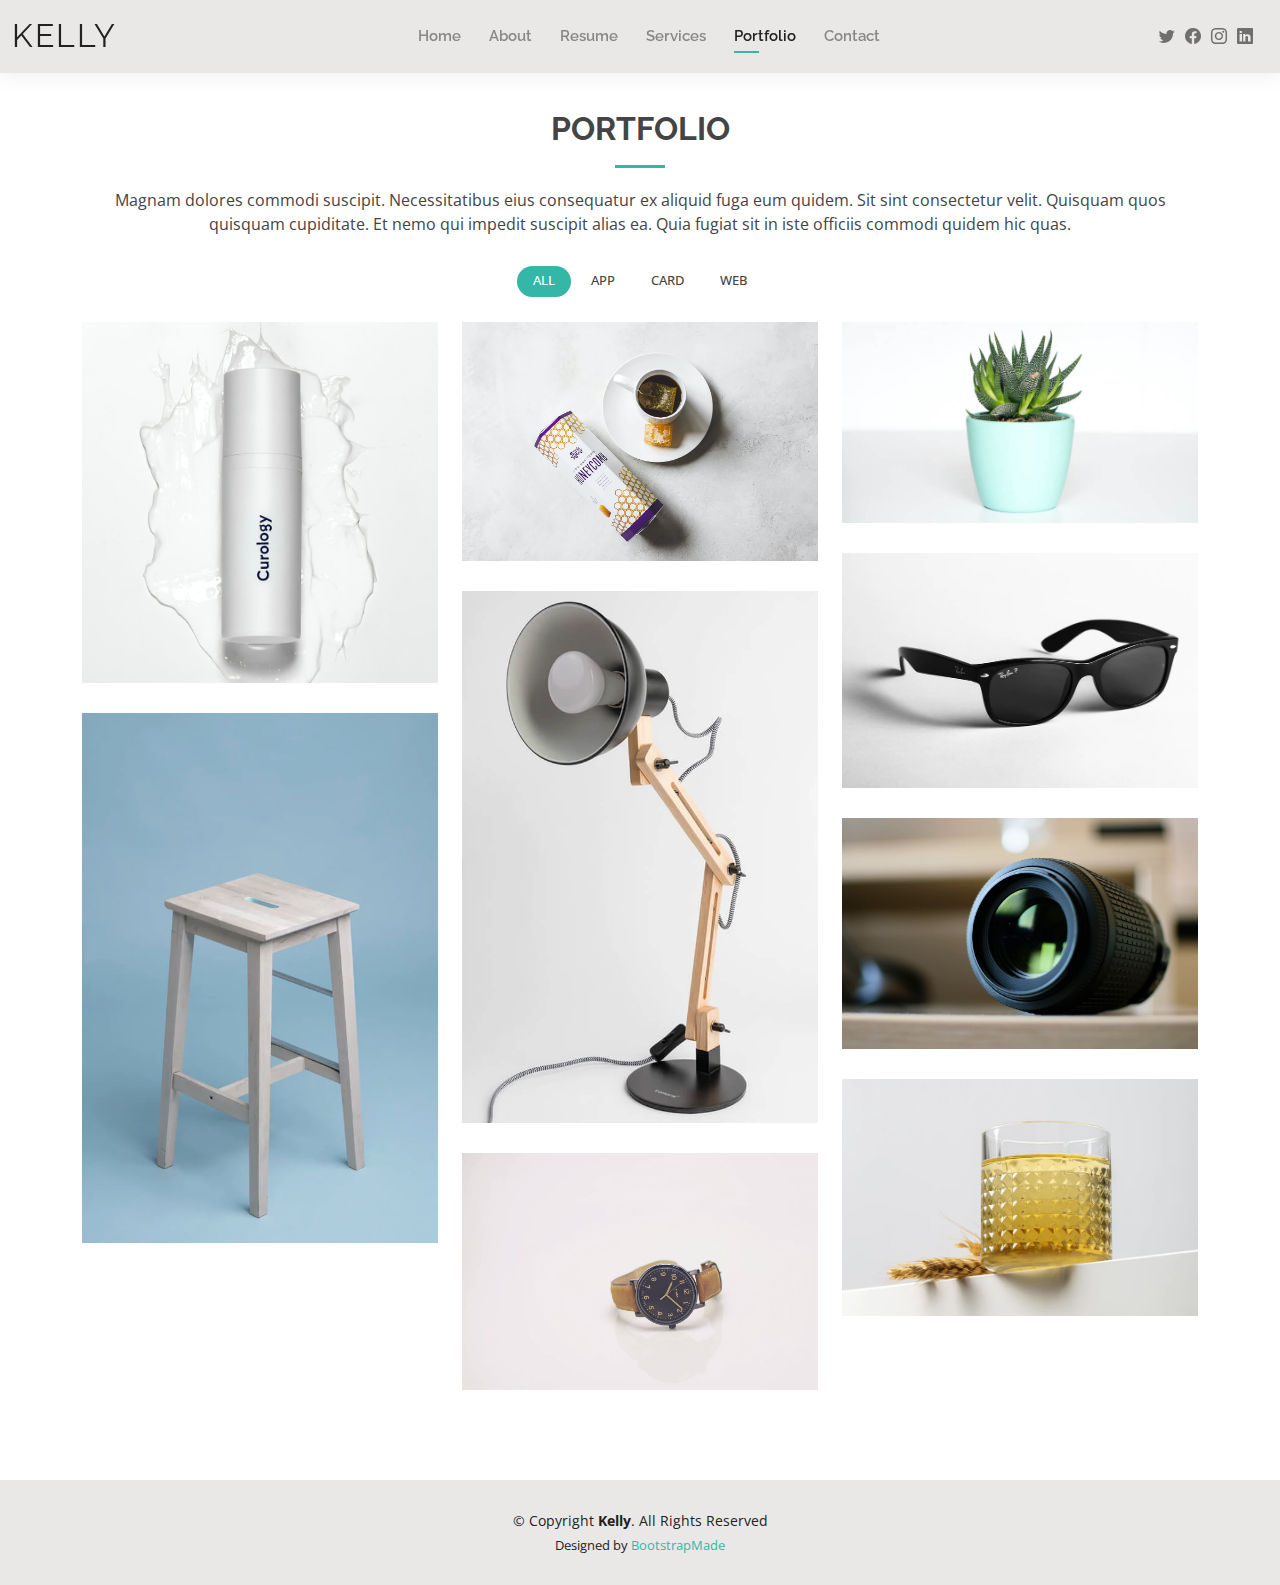
<file: portfolio.html>
<!DOCTYPE html>
<html lang="en">

<head>
  <meta charset="utf-8">
  <meta content="width=device-width, initial-scale=1.0" name="viewport">

  <title>Portfolio - Kelly Bootstrap Template</title>
  <meta content="" name="description">
  <meta content="" name="keywords">

  <!-- Favicons -->
  <link href="assets/img/favicon.png" rel="icon">
  <link href="assets/img/apple-touch-icon.png" rel="apple-touch-icon">

  <!-- Google Fonts -->
  <link href="https://fonts.googleapis.com/css?family=Open+Sans:300,300i,400,400i,600,600i,700,700i|Raleway:300,300i,400,400i,500,500i,600,600i,700,700i|Poppins:300,300i,400,400i,500,500i,600,600i,700,700i" rel="stylesheet">

  <!-- Vendor CSS Files -->
  <link href="assets/vendor/aos/aos.css" rel="stylesheet">
  <link href="assets/vendor/bootstrap/css/bootstrap.min.css" rel="stylesheet">
  <link href="assets/vendor/bootstrap-icons/bootstrap-icons.css" rel="stylesheet">
  <link href="assets/vendor/boxicons/css/boxicons.min.css" rel="stylesheet">
  <link href="assets/vendor/glightbox/css/glightbox.min.css" rel="stylesheet">
  <link href="assets/vendor/swiper/swiper-bundle.min.css" rel="stylesheet">

  <!-- Template Main CSS File -->
  <link href="assets/css/style.css" rel="stylesheet">

  <!-- =======================================================
  * Template Name: Kelly
  * Template URL: https://bootstrapmade.com/kelly-free-bootstrap-cv-resume-html-template/
  * Updated: Mar 17 2024 with Bootstrap v5.3.3
  * Author: BootstrapMade.com
  * License: https://bootstrapmade.com/license/
  ======================================================== -->
</head>

<body>

  <!-- ======= Header ======= -->
  <header id="header" class="fixed-top">
    <div class="container-fluid d-flex justify-content-between align-items-center">

      <h1 class="logo me-auto me-lg-0"><a href="index.html">Kelly</a></h1>
      <!-- Uncomment below if you prefer to use an image logo -->
      <!-- <a href="index.html" class="logo"><img src="assets/img/logo.png" alt="" class="img-fluid"></a>-->

      <nav id="navbar" class="navbar order-last order-lg-0">
        <ul>
          <li><a href="index.html">Home</a></li>
          <li><a href="about.html">About</a></li>
          <li><a href="resume.html">Resume</a></li>
          <li><a href="services.html">Services</a></li>
          <li><a class="active" href="portfolio.html">Portfolio</a></li>
          <li><a href="contact.html">Contact</a></li>
        </ul>
        <i class="bi bi-list mobile-nav-toggle"></i>
      </nav><!-- .navbar -->

      <div class="header-social-links">
        <a href="#" class="twitter"><i class="bi bi-twitter"></i></a>
        <a href="#" class="facebook"><i class="bi bi-facebook"></i></a>
        <a href="#" class="instagram"><i class="bi bi-instagram"></i></a>
        <a href="#" class="linkedin"><i class="bi bi-linkedin"></i></i></a>
      </div>

    </div>

  </header><!-- End Header -->

  <main id="main">

    <!-- ======= Portfolio Section ======= -->
    <section id="portfolio" class="portfolio">
      <div class="container" data-aos="fade-up">

        <div class="section-title">
          <h2>Portfolio</h2>
          <p>Magnam dolores commodi suscipit. Necessitatibus eius consequatur ex aliquid fuga eum quidem. Sit sint consectetur velit. Quisquam quos quisquam cupiditate. Et nemo qui impedit suscipit alias ea. Quia fugiat sit in iste officiis commodi quidem hic quas.</p>
        </div>

        <div class="row" data-aos="fade-up" data-aos-delay="100">
          <div class="col-lg-12 d-flex justify-content-center">
            <ul id="portfolio-flters">
              <li data-filter="*" class="filter-active">All</li>
              <li data-filter=".filter-app">App</li>
              <li data-filter=".filter-card">Card</li>
              <li data-filter=".filter-web">Web</li>
            </ul>
          </div>
        </div>

        <div class="row portfolio-container" data-aos="fade-up" data-aos-delay="200">

          <div class="col-lg-4 col-md-6 portfolio-item filter-app">
            <div class="portfolio-wrap">
              <img src="assets/img/portfolio/portfolio-1.jpg" class="img-fluid" alt="">
              <div class="portfolio-info">
                <h4>App 1</h4>
                <p>App</p>
                <div class="portfolio-links">
                  <a href="assets/img/portfolio/portfolio-1.jpg" data-gallery="portfolioGallery" class="portfolio-lightbox" title="App 1"><i class="bx bx-plus"></i></a>
                  <a href="portfolio-details.html" class="portfolio-details-lightbox" data-glightbox="type: external" title="Portfolio Details"><i class="bx bx-link"></i></a>
                </div>
              </div>
            </div>
          </div>

          <div class="col-lg-4 col-md-6 portfolio-item filter-web">
            <div class="portfolio-wrap">
              <img src="assets/img/portfolio/portfolio-2.jpg" class="img-fluid" alt="">
              <div class="portfolio-info">
                <h4>Web 3</h4>
                <p>Web</p>
                <div class="portfolio-links">
                  <a href="assets/img/portfolio/portfolio-2.jpg" data-gallery="portfolioGallery" class="portfolio-lightbox" title="Web 3"><i class="bx bx-plus"></i></a>
                  <a href="portfolio-details.html" class="portfolio-details-lightbox" data-glightbox="type: external" title="Portfolio Details"><i class="bx bx-link"></i></a>
                </div>
              </div>
            </div>
          </div>

          <div class="col-lg-4 col-md-6 portfolio-item filter-app">
            <div class="portfolio-wrap">
              <img src="assets/img/portfolio/portfolio-3.jpg" class="img-fluid" alt="">
              <div class="portfolio-info">
                <h4>App 2</h4>
                <p>App</p>
                <div class="portfolio-links">
                  <a href="assets/img/portfolio/portfolio-3.jpg" data-gallery="portfolioGallery" class="portfolio-lightbox" title="App 2"><i class="bx bx-plus"></i></a>
                  <a href="portfolio-details.html" class="portfolio-details-lightbox" data-glightbox="type: external" title="Portfolio Details"><i class="bx bx-link"></i></a>
                </div>
              </div>
            </div>
          </div>

          <div class="col-lg-4 col-md-6 portfolio-item filter-card">
            <div class="portfolio-wrap">
              <img src="assets/img/portfolio/portfolio-4.jpg" class="img-fluid" alt="">
              <div class="portfolio-info">
                <h4>Card 2</h4>
                <p>Card</p>
                <div class="portfolio-links">
                  <a href="assets/img/portfolio/portfolio-4.jpg" data-gallery="portfolioGallery" class="portfolio-lightbox" title="Card 2"><i class="bx bx-plus"></i></a>
                  <a href="portfolio-details.html" class="portfolio-details-lightbox" data-glightbox="type: external" title="Portfolio Details"><i class="bx bx-link"></i></a>
                </div>
              </div>
            </div>
          </div>

          <div class="col-lg-4 col-md-6 portfolio-item filter-web">
            <div class="portfolio-wrap">
              <img src="assets/img/portfolio/portfolio-5.jpg" class="img-fluid" alt="">
              <div class="portfolio-info">
                <h4>Web 2</h4>
                <p>Web</p>
                <div class="portfolio-links">
                  <a href="assets/img/portfolio/portfolio-5.jpg" data-gallery="portfolioGallery" class="portfolio-lightbox" title="Web 2"><i class="bx bx-plus"></i></a>
                  <a href="portfolio-details.html" class="portfolio-details-lightbox" data-glightbox="type: external" title="Portfolio Details"><i class="bx bx-link"></i></a>
                </div>
              </div>
            </div>
          </div>

          <div class="col-lg-4 col-md-6 portfolio-item filter-app">
            <div class="portfolio-wrap">
              <img src="assets/img/portfolio/portfolio-6.jpg" class="img-fluid" alt="">
              <div class="portfolio-info">
                <h4>App 3</h4>
                <p>App</p>
                <div class="portfolio-links">
                  <a href="assets/img/portfolio/portfolio-6.jpg" data-gallery="portfolioGallery" class="portfolio-lightbox" title="App 3"><i class="bx bx-plus"></i></a>
                  <a href="portfolio-details.html" class="portfolio-details-lightbox" data-glightbox="type: external" title="Portfolio Details"><i class="bx bx-link"></i></a>
                </div>
              </div>
            </div>
          </div>

          <div class="col-lg-4 col-md-6 portfolio-item filter-card">
            <div class="portfolio-wrap">
              <img src="assets/img/portfolio/portfolio-7.jpg" class="img-fluid" alt="">
              <div class="portfolio-info">
                <h4>Card 1</h4>
                <p>Card</p>
                <div class="portfolio-links">
                  <a href="assets/img/portfolio/portfolio-7.jpg" data-gallery="portfolioGallery" class="portfolio-lightbox" title="Card 1"><i class="bx bx-plus"></i></a>
                  <a href="portfolio-details.html" class="portfolio-details-lightbox" data-glightbox="type: external" title="Portfolio Details"><i class="bx bx-link"></i></a>
                </div>
              </div>
            </div>
          </div>

          <div class="col-lg-4 col-md-6 portfolio-item filter-card">
            <div class="portfolio-wrap">
              <img src="assets/img/portfolio/portfolio-8.jpg" class="img-fluid" alt="">
              <div class="portfolio-info">
                <h4>Card 3</h4>
                <p>Card</p>
                <div class="portfolio-links">
                  <a href="assets/img/portfolio/portfolio-8.jpg" data-gallery="portfolioGallery" class="portfolio-lightbox" title="Card 3"><i class="bx bx-plus"></i></a>
                  <a href="portfolio-details.html" class="portfolio-details-lightbox" data-glightbox="type: external" title="Portfolio Details"><i class="bx bx-link"></i></a>
                </div>
              </div>
            </div>
          </div>

          <div class="col-lg-4 col-md-6 portfolio-item filter-web">
            <div class="portfolio-wrap">
              <img src="assets/img/portfolio/portfolio-9.jpg" class="img-fluid" alt="">
              <div class="portfolio-info">
                <h4>Web 3</h4>
                <p>Web</p>
                <div class="portfolio-links">
                  <a href="assets/img/portfolio/portfolio-9.jpg" data-gallery="portfolioGallery" class="portfolio-lightbox" title="Web 3"><i class="bx bx-plus"></i></a>
                  <a href="portfolio-details.html" class="portfolio-details-lightbox" data-glightbox="type: external" title="Portfolio Details"><i class="bx bx-link"></i></a>
                </div>
              </div>
            </div>
          </div>

        </div>

      </div>
    </section><!-- End Portfolio Section -->

  </main><!-- End #main -->

  <!-- ======= Footer ======= -->
  <footer id="footer">
    <div class="container">
      <div class="copyright">
        &copy; Copyright <strong><span>Kelly</span></strong>. All Rights Reserved
      </div>
      <div class="credits">
        <!-- All the links in the footer should remain intact. -->
        <!-- You can delete the links only if you purchased the pro version. -->
        <!-- Licensing information: https://bootstrapmade.com/license/ -->
        <!-- Purchase the pro version with working PHP/AJAX contact form: https://bootstrapmade.com/kelly-free-bootstrap-cv-resume-html-template/ -->
        Designed by <a href="https://bootstrapmade.com/">BootstrapMade</a>
      </div>
    </div>
  </footer><!-- End  Footer -->

  <div id="preloader"></div>
  <a href="#" class="back-to-top d-flex align-items-center justify-content-center"><i class="bi bi-arrow-up-short"></i></a>

  <!-- Vendor JS Files -->
  <script src="assets/vendor/purecounter/purecounter_vanilla.js"></script>
  <script src="assets/vendor/aos/aos.js"></script>
  <script src="assets/vendor/bootstrap/js/bootstrap.bundle.min.js"></script>
  <script src="assets/vendor/glightbox/js/glightbox.min.js"></script>
  <script src="assets/vendor/isotope-layout/isotope.pkgd.min.js"></script>
  <script src="assets/vendor/swiper/swiper-bundle.min.js"></script>
  <script src="assets/vendor/waypoints/noframework.waypoints.js"></script>
  <script src="assets/vendor/php-email-form/validate.js"></script>

  <!-- Template Main JS File -->
  <script src="assets/js/main.js"></script>

</body>

</html>
</file>
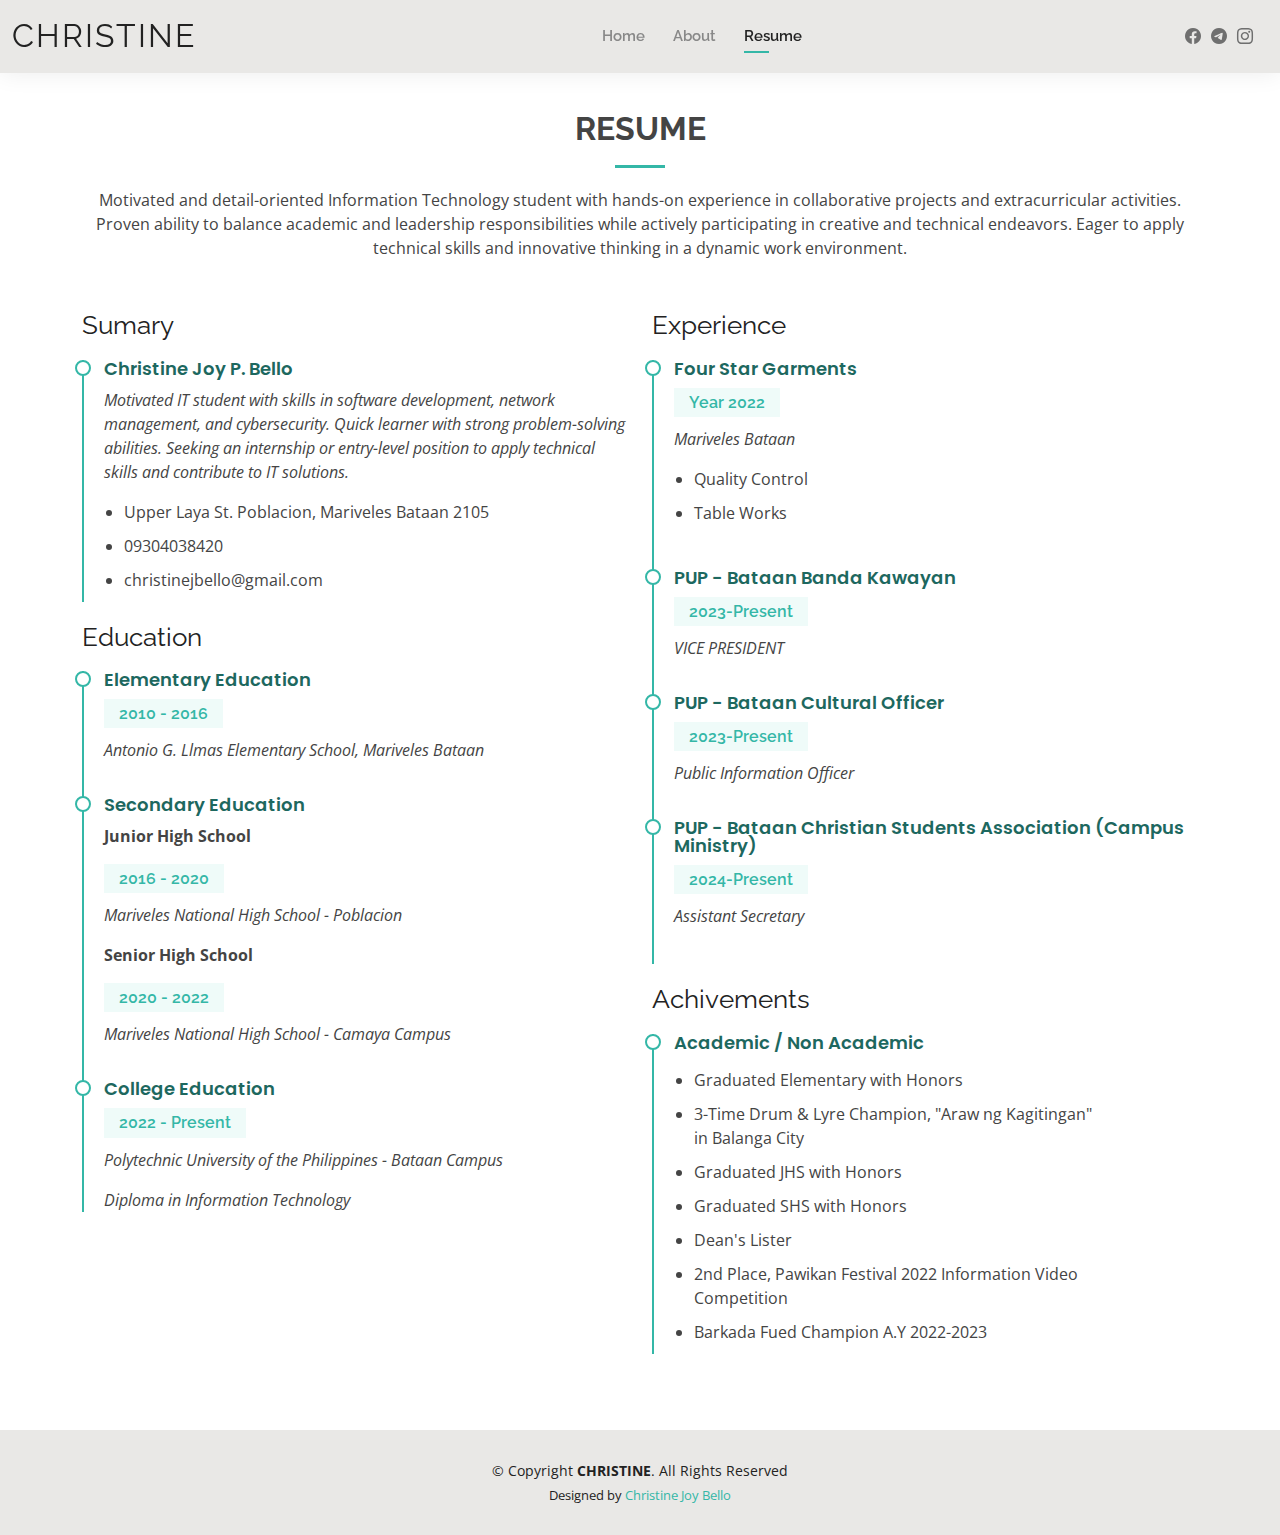
<file: resume.html>
<!DOCTYPE html>
<html lang="en">

<head>
  <meta charset="utf-8">
  <meta content="width=device-width, initial-scale=1.0" name="viewport">

  <title>Christine Joy Bello</title>
  <meta content="" name="description">
  <meta content="" name="keywords">

  <!-- Favicons -->
  <link href="assets/img/favicon.png" rel="icon">
  <link href="assets/img/apple-touch-icon.png" rel="apple-touch-icon">

  <!-- Google Fonts -->
  <link href="https://fonts.googleapis.com/css?family=Open+Sans:300,300i,400,400i,600,600i,700,700i|Raleway:300,300i,400,400i,500,500i,600,600i,700,700i|Poppins:300,300i,400,400i,500,500i,600,600i,700,700i" rel="stylesheet">

  <!-- Vendor CSS Files -->
  <link href="assets/vendor/aos/aos.css" rel="stylesheet">
  <link href="assets/vendor/bootstrap/css/bootstrap.min.css" rel="stylesheet">
  <link href="assets/vendor/bootstrap-icons/bootstrap-icons.css" rel="stylesheet">
  <link href="assets/vendor/boxicons/css/boxicons.min.css" rel="stylesheet">
  <link href="assets/vendor/glightbox/css/glightbox.min.css" rel="stylesheet">
  <link href="assets/vendor/swiper/swiper-bundle.min.css" rel="stylesheet">

  <!-- Template Main CSS File -->
  <link href="assets/css/style.css" rel="stylesheet">

  <!-- =======================================================
  * Template Name: CHRISTINE
  * Template URL: https://bootstrapmade.com/CHRISTINE-free-bootstrap-cv-resume-html-template/
  * Updated: Mar 17 2024 with Bootstrap v5.3.3
  * Author: BootstrapMade.com
  * License: https://bootstrapmade.com/license/
  ======================================================== -->
</head>

<body>

  <!-- ======= Header ======= -->
  <header id="header" class="fixed-top">
    <div class="container-fluid d-flex justify-content-between align-items-center">

      <h1 class="logo me-auto me-lg-0"><a href="index.html">CHRISTINE</a></h1>
      <!-- Uncomment below if you prefer to use an image logo -->
      <!-- <a href="index.html" class="logo"><img src="assets/img/logo.png" alt="" class="img-fluid"></a>-->

      <nav id="navbar" class="navbar order-last order-lg-0">
        <ul>
          <li><a href="index.html">Home</a></li>
          <li><a href="about.html">About</a></li>
          <li><a class="active" href="resume.html">Resume</a></li>
   
        </ul>
        <i class="bi bi-list mobile-nav-toggle"></i>
      </nav><!-- .navbar -->

      <div class="header-social-links">
        <a href="https://www.facebook.com/profile.php?id=100008753648558" class="facebook" target="_blank"><i class="bi bi-facebook"></i></a>
		<a href="https://web.telegram.org/k/" class="telegram" target="_blank"><i class="bi bi-telegram"></i></a>
		<a href="https://www.instagram.com/christine_jybll?igsh=Z2lmbDUwb2h6M2cw" class="instagram" target="_blank"><i class="bi bi-instagram"></i></a>

      </div>

    </div>

  </header><!-- End Header -->

  <main id="main">

    <!-- ======= Resume Section ======= -->
    <section id="resume" class="resume">
      <div class="container" data-aos="fade-up">

        <div class="section-title">
          <h2>Resume</h2>
		  <p>Motivated and detail-oriented Information Technology student with hands-on experience in collaborative projects and extracurricular activities. Proven ability to balance academic and leadership responsibilities while actively participating in creative and technical endeavors. Eager to apply technical skills and innovative thinking in a dynamic work environment.</p>
        </div>

        <div class="row">
          <div class="col-lg-6">
            <h3 class="resume-title">Sumary</h3>
            <div class="resume-item pb-0">
              <h4>Christine Joy P. Bello</h4>
              <p><em>Motivated IT student with skills in software development, network management, and cybersecurity. Quick learner with strong problem-solving abilities. Seeking an internship or entry-level position to apply technical skills and contribute to IT solutions.</em></p>
              <p>
              <ul>
                <li>Upper Laya St. Poblacion, Mariveles Bataan 2105</li>
                <li>09304038420</li>
                <li>christinejbello@gmail.com</li>
              </ul>
              </p>
            </div>

            <h3 class="resume-title">Education</h3>
			
            <div class="resume-item">
              <h4>Elementary Education</h4>
              <h5>2010 - 2016</h5>
              <p><em>Antonio G. Llmas Elementary School, Mariveles Bataan</em></p>
            </div>
			
            <div class="resume-item">
              <h4>Secondary Education</h4>
			  <p><strong>Junior High School</strong></p>
              <h5>2016 - 2020</h5>
              <p><em>Mariveles National High School - Poblacion</em></p>
			    <p><strong>Senior High School</strong></p>
              <h5>2020 - 2022</h5>
              <p><em>Mariveles National High School - Camaya Campus</em></p>
            </div>
			
			 <div class="resume-item">
              <h4>College Education</h4>
              <h5>2022 - Present</h5>
              <p><em>Polytechnic University of the Philippines - Bataan Campus</em></p>
			  <p><em>Diploma in Information Technology</em></p>
            </div>
			
          </div>
          <div class="col-lg-6">
            <h3 class="resume-title">Experience</h3>
            <div class="resume-item">
              <h4>Four Star Garments </h4>
              <h5>Year 2022</h5>
              <p><em>Mariveles Bataan </em></p>
              <p>
              <ul>
                <li>Quality Control</li>
                <li>Table Works</li>
              </ul>
              </p>
			</div>
			<div class="resume-item">
			  <h4>PUP - Bataan Banda Kawayan</h4>
              <h5>2023-Present</h5>
              <p><em>VICE PRESIDENT</em></p>
            </div>
			<div class="resume-item">
			  <h4>PUP - Bataan Cultural Officer</h4>
              <h5>2023-Present</h5>
              <p><em>Public Information Officer</em></p>
            </div>
			<div class="resume-item">
			  <h4>PUP - Bataan Christian Students Association (Campus Ministry)</h4>
              <h5>2024-Present</h5>
              <p><em>Assistant Secretary</em></p>
            </div>
			
			<div class="col-lg-10">
            <h3 class="resume-title">Achivements</h3>
            <div class="resume-item">
              <h4>Academic / Non Academic</h4>
              <p>
              <ul>
                <li>Graduated Elementary with Honors</li>
                <li>3-Time Drum & Lyre Champion, "Araw ng Kagitingan" in Balanga City </li>
                <li>Graduated JHS with Honors</li>
				<li>Graduated SHS with Honors</li>
                <li>Dean's Lister</li>
				<li>2nd Place, Pawikan Festival 2022 Information Video Competition</li>
				<li>Barkada Fued Champion A.Y 2022-2023</li>
              </ul>
              </p>
            </div>
          </div>
        </div>

      </div>
    </section><!-- End Resume Section -->

  </main><!-- End #main -->

  <!-- ======= Footer ======= -->
  <footer id="footer">
    <div class="container">
      <div class="copyright">
        &copy; Copyright <strong><span>CHRISTINE</span></strong>. All Rights Reserved
      </div>
      <div class="credits">
        <!-- All the links in the footer should remain intact. -->
        <!-- You can delete the links only if you purchased the pro version. -->
        <!-- Licensing information: https://bootstrapmade.com/license/ -->
        <!-- Purchase the pro version with working PHP/AJAX contact form: https://bootstrapmade.com/CHRISTINE-free-bootstrap-cv-resume-html-template/ -->
        Designed by <a href="https://bootstrapmade.com/">Christine Joy Bello</a>
      </div>
    </div>
  </footer><!-- End  Footer -->

  <div id="preloader"></div>
  <a href="#" class="back-to-top d-flex align-items-center justify-content-center"><i class="bi bi-arrow-up-short"></i></a>

  <!-- Vendor JS Files -->
  <script src="assets/vendor/purecounter/purecounter_vanilla.js"></script>
  <script src="assets/vendor/aos/aos.js"></script>
  <script src="assets/vendor/bootstrap/js/bootstrap.bundle.min.js"></script>
  <script src="assets/vendor/glightbox/js/glightbox.min.js"></script>
  <script src="assets/vendor/isotope-layout/isotope.pkgd.min.js"></script>
  <script src="assets/vendor/swiper/swiper-bundle.min.js"></script>
  <script src="assets/vendor/waypoints/noframework.waypoints.js"></script>
  <script src="assets/vendor/php-email-form/validate.js"></script>

  <!-- Template Main JS File -->
  <script src="assets/js/main.js"></script>

</body>

</html>
</file>
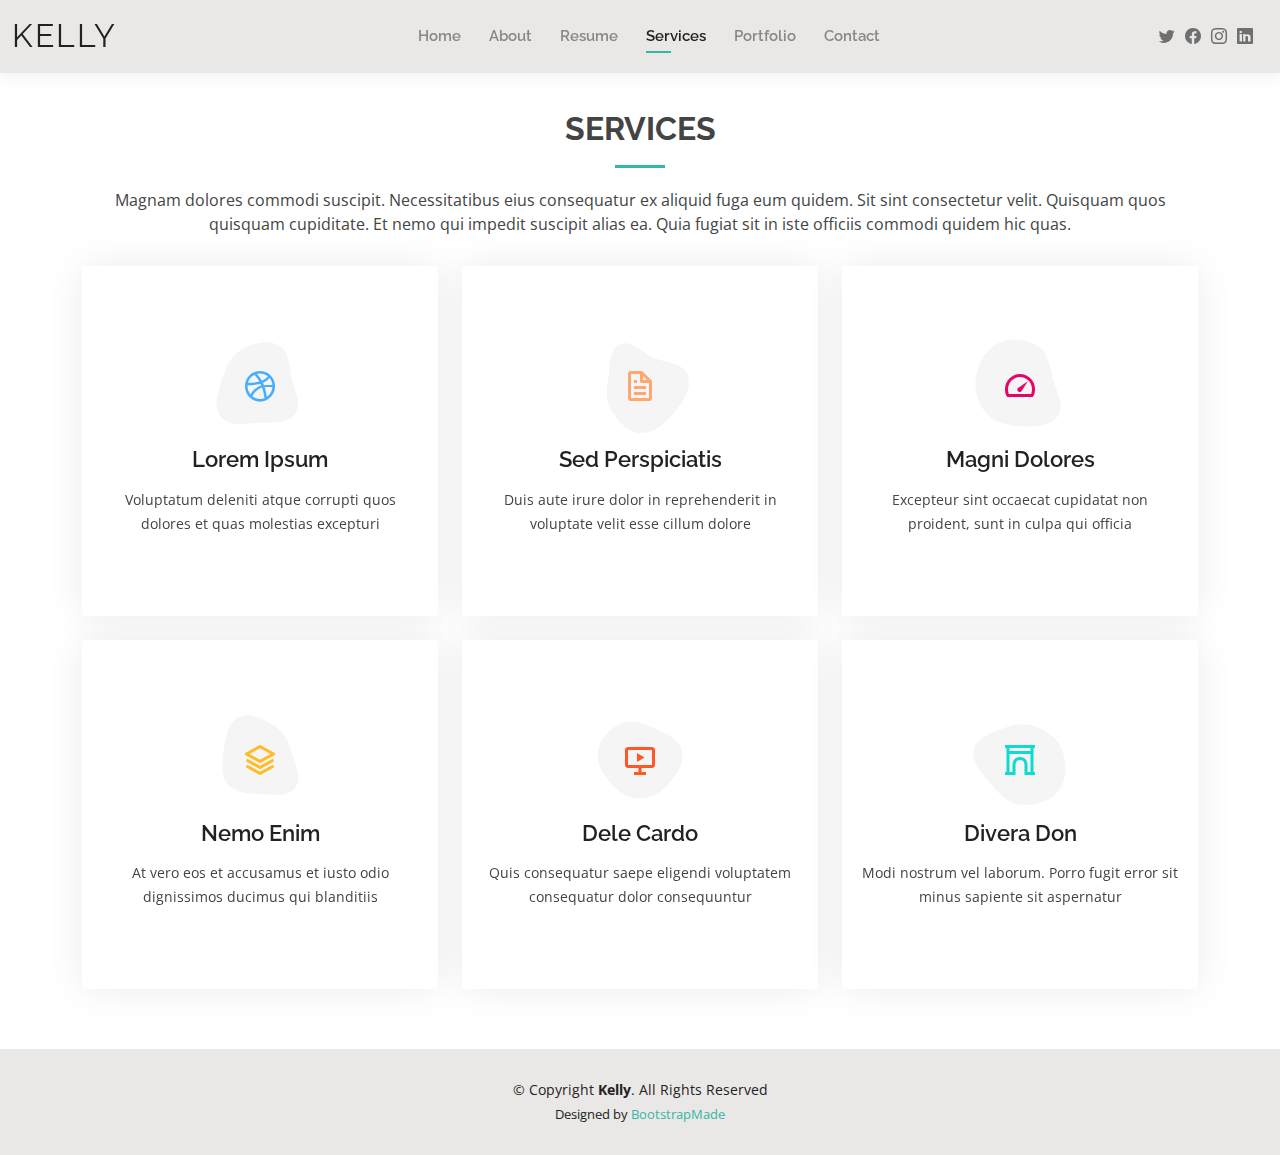
<file: services.html>
<!DOCTYPE html>
<html lang="en">

<head>
  <meta charset="utf-8">
  <meta content="width=device-width, initial-scale=1.0" name="viewport">

  <title>Services - Kelly Bootstrap Template</title>
  <meta content="" name="description">
  <meta content="" name="keywords">

  <!-- Favicons -->
  <link href="assets/img/favicon.png" rel="icon">
  <link href="assets/img/apple-touch-icon.png" rel="apple-touch-icon">

  <!-- Google Fonts -->
  <link href="https://fonts.googleapis.com/css?family=Open+Sans:300,300i,400,400i,600,600i,700,700i|Raleway:300,300i,400,400i,500,500i,600,600i,700,700i|Poppins:300,300i,400,400i,500,500i,600,600i,700,700i" rel="stylesheet">

  <!-- Vendor CSS Files -->
  <link href="assets/vendor/aos/aos.css" rel="stylesheet">
  <link href="assets/vendor/bootstrap/css/bootstrap.min.css" rel="stylesheet">
  <link href="assets/vendor/bootstrap-icons/bootstrap-icons.css" rel="stylesheet">
  <link href="assets/vendor/boxicons/css/boxicons.min.css" rel="stylesheet">
  <link href="assets/vendor/glightbox/css/glightbox.min.css" rel="stylesheet">
  <link href="assets/vendor/swiper/swiper-bundle.min.css" rel="stylesheet">

  <!-- Template Main CSS File -->
  <link href="assets/css/style.css" rel="stylesheet">

  <!-- =======================================================
  * Template Name: Kelly
  * Template URL: https://bootstrapmade.com/kelly-free-bootstrap-cv-resume-html-template/
  * Updated: Mar 17 2024 with Bootstrap v5.3.3
  * Author: BootstrapMade.com
  * License: https://bootstrapmade.com/license/
  ======================================================== -->
</head>

<body>

  <!-- ======= Header ======= -->
  <header id="header" class="fixed-top">
    <div class="container-fluid d-flex justify-content-between align-items-center">

      <h1 class="logo me-auto me-lg-0"><a href="index.html">Kelly</a></h1>
      <!-- Uncomment below if you prefer to use an image logo -->
      <!-- <a href="index.html" class="logo"><img src="assets/img/logo.png" alt="" class="img-fluid"></a>-->

      <nav id="navbar" class="navbar order-last order-lg-0">
        <ul>
          <li><a href="index.html">Home</a></li>
          <li><a href="about.html">About</a></li>
          <li><a href="resume.html">Resume</a></li>
          <li><a class="active" href="services.html">Services</a></li>
          <li><a href="portfolio.html">Portfolio</a></li>
          <li><a href="contact.html">Contact</a></li>
        </ul>
        <i class="bi bi-list mobile-nav-toggle"></i>
      </nav><!-- .navbar -->

      <div class="header-social-links">
        <a href="#" class="twitter"><i class="bi bi-twitter"></i></a>
        <a href="#" class="facebook"><i class="bi bi-facebook"></i></a>
        <a href="#" class="instagram"><i class="bi bi-instagram"></i></a>
        <a href="#" class="linkedin"><i class="bi bi-linkedin"></i></i></a>
      </div>

    </div>

  </header><!-- End Header -->

  <main id="main">

    <!-- ======= Services Section ======= -->
    <section id="services" class="services">
      <div class="container" data-aos="fade-up">

        <div class="section-title">
          <h2>Services</h2>
          <p>Magnam dolores commodi suscipit. Necessitatibus eius consequatur ex aliquid fuga eum quidem. Sit sint consectetur velit. Quisquam quos quisquam cupiditate. Et nemo qui impedit suscipit alias ea. Quia fugiat sit in iste officiis commodi quidem hic quas.</p>
        </div>

        <div class="row">
          <div class="col-lg-4 col-md-6 d-flex align-items-stretch" data-aos="zoom-in" data-aos-delay="100">
            <div class="icon-box iconbox-blue">
              <div class="icon">
                <svg width="100" height="100" viewBox="0 0 600 600" xmlns="http://www.w3.org/2000/svg">
                  <path stroke="none" stroke-width="0" fill="#f5f5f5" d="M300,521.0016835830174C376.1290562159157,517.8887921683347,466.0731472004068,529.7835943286574,510.70327084640275,468.03025145048787C554.3714126377745,407.6079735673963,508.03601936045806,328.9844924480964,491.2728898941984,256.3432110539036C474.5976632858925,184.082847569629,479.9380746630129,96.60480741107993,416.23090153303,58.64404602377083C348.86323505073057,18.502131276798302,261.93793281208167,40.57373210992963,193.5410806939664,78.93577620505333C130.42746243093433,114.334589627462,98.30271207620316,179.96522072025542,76.75703585869454,249.04625023123273C51.97151888228291,328.5150500222984,13.704378332031375,421.85034740162234,66.52175969318436,486.19268352777647C119.04800174914682,550.1803526380478,217.28368757567262,524.383925680826,300,521.0016835830174"></path>
                </svg>
                <i class="bx bxl-dribbble"></i>
              </div>
              <h4><a href="">Lorem Ipsum</a></h4>
              <p>Voluptatum deleniti atque corrupti quos dolores et quas molestias excepturi</p>
            </div>
          </div>

          <div class="col-lg-4 col-md-6 d-flex align-items-stretch mt-4 mt-md-0" data-aos="zoom-in" data-aos-delay="200">
            <div class="icon-box iconbox-orange ">
              <div class="icon">
                <svg width="100" height="100" viewBox="0 0 600 600" xmlns="http://www.w3.org/2000/svg">
                  <path stroke="none" stroke-width="0" fill="#f5f5f5" d="M300,582.0697525312426C382.5290701553225,586.8405444964366,449.9789794690241,525.3245884688669,502.5850820975895,461.55621195738473C556.606425686781,396.0723002908107,615.8543463187945,314.28637112970534,586.6730223649479,234.56875336149918C558.9533121215079,158.8439757836574,454.9685369536778,164.00468322053177,381.49747125262974,130.76875717737553C312.15926192815925,99.40240125094834,248.97055460311594,18.661163978235184,179.8680185752513,50.54337015887873C110.5421016452524,82.52863877960104,119.82277516462835,180.83849132639028,109.12597500060166,256.43424936330496C100.08760227029461,320.3096726198365,92.17705696193138,384.0621239912766,124.79988738764834,439.7174275375508C164.83382741302287,508.01625554203684,220.96474134820875,577.5009287672846,300,582.0697525312426"></path>
                </svg>
                <i class="bx bx-file"></i>
              </div>
              <h4><a href="">Sed Perspiciatis</a></h4>
              <p>Duis aute irure dolor in reprehenderit in voluptate velit esse cillum dolore</p>
            </div>
          </div>

          <div class="col-lg-4 col-md-6 d-flex align-items-stretch mt-4 mt-lg-0" data-aos="zoom-in" data-aos-delay="300">
            <div class="icon-box iconbox-pink">
              <div class="icon">
                <svg width="100" height="100" viewBox="0 0 600 600" xmlns="http://www.w3.org/2000/svg">
                  <path stroke="none" stroke-width="0" fill="#f5f5f5" d="M300,541.5067337569781C382.14930387511276,545.0595476570109,479.8736841581634,548.3450877840088,526.4010558755058,480.5488172755941C571.5218469581645,414.80211281144784,517.5187510058486,332.0715597781072,496.52539010469104,255.14436215662573C477.37192572678356,184.95920475031193,473.57363656557914,105.61284051026155,413.0603344069578,65.22779650032875C343.27470386102294,18.654635553484475,251.2091493199835,5.337323636656869,175.0934190732945,40.62881213300186C97.87086631185822,76.43348514350839,51.98124368387456,156.15599469081315,36.44837278890362,239.84606092416172C21.716077023791087,319.22268207091537,43.775223500013084,401.1760424656574,96.891909868211,461.97329694683043C147.22146801428983,519.5804099606455,223.5754009179313,538.201503339737,300,541.5067337569781"></path>
                </svg>
                <i class="bx bx-tachometer"></i>
              </div>
              <h4><a href="">Magni Dolores</a></h4>
              <p>Excepteur sint occaecat cupidatat non proident, sunt in culpa qui officia</p>
            </div>
          </div>

          <div class="col-lg-4 col-md-6 d-flex align-items-stretch mt-4" data-aos="zoom-in" data-aos-delay="100">
            <div class="icon-box iconbox-yellow">
              <div class="icon">
                <svg width="100" height="100" viewBox="0 0 600 600" xmlns="http://www.w3.org/2000/svg">
                  <path stroke="none" stroke-width="0" fill="#f5f5f5" d="M300,503.46388370962813C374.79870501325706,506.71871716319447,464.8034551963731,527.1746412648533,510.4981551193396,467.86667711651364C555.9287308511215,408.9015244558933,512.6030010748507,327.5744911775523,490.211057578863,256.5855673507754C471.097692560561,195.9906835881958,447.69079081568157,138.11976852964426,395.19560036434837,102.3242989838813C329.3053358748298,57.3949838291264,248.02791733380457,8.279543830951368,175.87071277845988,42.242879143198664C103.41431057327972,76.34704239035025,93.79494320519305,170.9812938413882,81.28167332365135,250.07896920659033C70.17666984294237,320.27484674793965,64.84698225790005,396.69656628748305,111.28512138212992,450.4950937839243C156.20124167950087,502.5303643271138,231.32542653798444,500.4755392045468,300,503.46388370962813"></path>
                </svg>
                <i class="bx bx-layer"></i>
              </div>
              <h4><a href="">Nemo Enim</a></h4>
              <p>At vero eos et accusamus et iusto odio dignissimos ducimus qui blanditiis</p>
            </div>
          </div>

          <div class="col-lg-4 col-md-6 d-flex align-items-stretch mt-4" data-aos="zoom-in" data-aos-delay="200">
            <div class="icon-box iconbox-red">
              <div class="icon">
                <svg width="100" height="100" viewBox="0 0 600 600" xmlns="http://www.w3.org/2000/svg">
                  <path stroke="none" stroke-width="0" fill="#f5f5f5" d="M300,532.3542879108572C369.38199826031484,532.3153073249985,429.10787420159085,491.63046689027357,474.5244479745417,439.17860296908856C522.8885846962883,383.3225815378663,569.1668002868075,314.3205725914397,550.7432151929288,242.7694973846089C532.6665558377875,172.5657663291529,456.2379748765914,142.6223662098291,390.3689995646985,112.34683881706744C326.66090330228417,83.06452184765237,258.84405631176094,53.51806209861945,193.32584062364296,78.48882559362697C121.61183558270385,105.82097193414197,62.805066853699245,167.19869350419734,48.57481801355237,242.6138429142374C34.843463184063346,315.3850353017275,76.69343916112496,383.4422959591041,125.22947124332185,439.3748458443577C170.7312796277747,491.8107796887764,230.57421082200815,532.3932930995766,300,532.3542879108572"></path>
                </svg>
                <i class="bx bx-slideshow"></i>
              </div>
              <h4><a href="">Dele Cardo</a></h4>
              <p>Quis consequatur saepe eligendi voluptatem consequatur dolor consequuntur</p>
            </div>
          </div>

          <div class="col-lg-4 col-md-6 d-flex align-items-stretch mt-4" data-aos="zoom-in" data-aos-delay="300">
            <div class="icon-box iconbox-teal">
              <div class="icon">
                <svg width="100" height="100" viewBox="0 0 600 600" xmlns="http://www.w3.org/2000/svg">
                  <path stroke="none" stroke-width="0" fill="#f5f5f5" d="M300,566.797414625762C385.7384707136149,576.1784315230908,478.7894351017131,552.8928747891023,531.9192734346935,484.94944893311C584.6109503024035,417.5663521118492,582.489472248146,322.67544863468447,553.9536738515405,242.03673114598146C529.1557734026468,171.96086150256528,465.24506316201064,127.66468636344209,395.9583748389544,100.7403814666027C334.2173773831606,76.7482773500951,269.4350130405921,84.62216499799875,207.1952322260088,107.2889140133804C132.92018162631612,134.33871894543012,41.79353780512637,160.00259165414826,22.644507872594943,236.69541883565114C3.319112789854554,314.0945973066697,72.72355303640163,379.243833228382,124.04198916343866,440.3218312028393C172.9286146004772,498.5055451809895,224.45579914871206,558.5317968840102,300,566.797414625762"></path>
                </svg>
                <i class="bx bx-arch"></i>
              </div>
              <h4><a href="">Divera Don</a></h4>
              <p>Modi nostrum vel laborum. Porro fugit error sit minus sapiente sit aspernatur</p>
            </div>
          </div>

        </div>

      </div>
    </section><!-- End Services Section -->

  </main><!-- End #main -->

  <!-- ======= Footer ======= -->
  <footer id="footer">
    <div class="container">
      <div class="copyright">
        &copy; Copyright <strong><span>Kelly</span></strong>. All Rights Reserved
      </div>
      <div class="credits">
        <!-- All the links in the footer should remain intact. -->
        <!-- You can delete the links only if you purchased the pro version. -->
        <!-- Licensing information: https://bootstrapmade.com/license/ -->
        <!-- Purchase the pro version with working PHP/AJAX contact form: https://bootstrapmade.com/kelly-free-bootstrap-cv-resume-html-template/ -->
        Designed by <a href="https://bootstrapmade.com/">BootstrapMade</a>
      </div>
    </div>
  </footer><!-- End  Footer -->

  <div id="preloader"></div>
  <a href="#" class="back-to-top d-flex align-items-center justify-content-center"><i class="bi bi-arrow-up-short"></i></a>

  <!-- Vendor JS Files -->
  <script src="assets/vendor/purecounter/purecounter_vanilla.js"></script>
  <script src="assets/vendor/aos/aos.js"></script>
  <script src="assets/vendor/bootstrap/js/bootstrap.bundle.min.js"></script>
  <script src="assets/vendor/glightbox/js/glightbox.min.js"></script>
  <script src="assets/vendor/isotope-layout/isotope.pkgd.min.js"></script>
  <script src="assets/vendor/swiper/swiper-bundle.min.js"></script>
  <script src="assets/vendor/waypoints/noframework.waypoints.js"></script>
  <script src="assets/vendor/php-email-form/validate.js"></script>

  <!-- Template Main JS File -->
  <script src="assets/js/main.js"></script>

</body>

</html>
</file>
<file: assets/css/style.css>
/**
* Template Name: CHRISTINE
* Template URL: https://bootstrapmade.com/CHRISTINE-free-bootstrap-cv-resume-html-template/
* Updated: Mar 17 2024 with Bootstrap v5.3.3
* Author: BootstrapMade.com
* License: https://bootstrapmade.com/license/
*/

/*--------------------------------------------------------------
# General
--------------------------------------------------------------*/
body {
  font-family: "Open Sans", sans-serif;
  color: #444444;
}

a {
  color: #34b7a7;
  text-decoration: none;
}

a:hover {
  color: #51cdbe;
  text-decoration: none;
}

h1,
h2,
h3,
h4,
h5,
h6 {
  font-family: "Raleway", sans-serif;
}

#main {
  margin-top: 50px;
}

@media (max-width: 992px) {
  #main {
    margin-top: 30px;
  }
}

/*--------------------------------------------------------------
# Preloader
--------------------------------------------------------------*/
#preloader {
  position: fixed;
  top: 0;
  left: 0;
  right: 0;
  bottom: 0;
  z-index: 9999;
  overflow: hidden;
  background: #fff;
}

#preloader:before {
  content: "";
  position: fixed;
  top: calc(50% - 30px);
  left: calc(50% - 30px);
  border: 6px solid #34b7a7;
  border-top-color: #dcf5f2;
  border-radius: 50%;
  width: 60px;
  height: 60px;
  animation: animate-preloader 1s linear infinite;
}

@keyframes animate-preloader {
  0% {
    transform: rotate(0deg);
  }

  100% {
    transform: rotate(360deg);
  }
}

/*--------------------------------------------------------------
# Back to top button
--------------------------------------------------------------*/
.back-to-top {
  position: fixed;
  visibility: hidden;
  opacity: 0;
  right: 15px;
  bottom: 15px;
  z-index: 996;
  background: #34b7a7;
  width: 40px;
  height: 40px;
  border-radius: 50px;
  transition: all 0.4s;
}

.back-to-top i {
  font-size: 24px;
  color: #fff;
  line-height: 0;
}

.back-to-top:hover {
  background: #49cbbb;
  color: #fff;
}

.back-to-top.active {
  visibility: visible;
  opacity: 1;
}

/*--------------------------------------------------------------
# Header
--------------------------------------------------------------*/
#header {
  background: #e9e8e6;
  box-shadow: 0px 0px 25px 0 rgba(0, 0, 0, 0.08);
  z-index: 997;
  padding: 15px 0;
}

#header .logo {
  font-size: 32px;
  margin: 0;
  padding: 0;
  line-height: 1;
  font-weight: 400;
  letter-spacing: 2px;
  text-transform: uppercase;
}

#header .logo a {
  color: #222222;
}

#header .logo img {
  max-height: 40px;
}

@media (max-width: 992px) {
  #header .logo {
    font-size: 28px;
  }
}

/*--------------------------------------------------------------
# Header Social Links
--------------------------------------------------------------*/
.header-social-links {
  padding-right: 15px;
}

.header-social-links a {
  color: #6f6f6f;
  padding-left: 6px;
  display: inline-block;
  line-height: 0px;
  transition: 0.3s;
  font-size: 16px;
}

.header-social-links a:hover {
  color: #34b7a7;
}

/*--------------------------------------------------------------
# Navigation Menu
--------------------------------------------------------------*/
/**
* Desktop Navigation 
*/
.navbar {
  padding: 0;
}

.navbar ul {
  margin: 0;
  padding: 0;
  display: flex;
  list-style: none;
  align-items: center;
}

.navbar li {
  position: relative;
  padding: 10px 0 10px 28px;
}

.navbar a,
.navbar a:focus {
  display: flex;
  align-items: center;
  justify-content: space-between;
  font-family: "Raleway", sans-serif;
  font-size: 15px;
  font-weight: 600;
  color: #888888;
  white-space: nowrap;
  transition: 0.3s;
  position: relative;
}

.navbar a i,
.navbar a:focus i {
  font-size: 12px;
  line-height: 0;
  margin-left: 5px;
}

.navbar>ul>li>a:before {
  content: "";
  position: absolute;
  width: 0;
  height: 2px;
  bottom: -5px;
  left: 0;
  background-color: #34b7a7;
  visibility: hidden;
  width: 0px;
  transition: all 0.3s ease-in-out 0s;
}

.navbar a:hover:before,
.navbar li:hover>a:before,
.navbar .active:before {
  visibility: visible;
  width: 25px;
}

.navbar a:hover,
.navbar .active,
.navbar .active:focus,
.navbar li:hover>a {
  color: #222222;
}

.navbar .dropdown ul {
  display: block;
  position: absolute;
  left: 14px;
  top: calc(100% + 30px);
  margin: 0;
  padding: 10px 0;
  z-index: 99;
  opacity: 0;
  visibility: hidden;
  background: #fff;
  box-shadow: 0px 0px 30px rgba(127, 137, 161, 0.25);
  transition: 0.3s;
  border-radius: 4px;
}

.navbar .dropdown ul li {
  min-width: 200px;
  padding: 0;
}

.navbar .dropdown ul a {
  padding: 10px 20px;
  font-size: 15px;
  text-transform: none;
  font-weight: 600;
}

.navbar .dropdown ul a i {
  font-size: 12px;
}

.navbar .dropdown ul a:hover,
.navbar .dropdown ul .active:hover,
.navbar .dropdown ul li:hover>a {
  color: #34b7a7;
}

.navbar .dropdown:hover>ul {
  opacity: 1;
  top: 100%;
  visibility: visible;
}

.navbar .dropdown .dropdown ul {
  top: 0;
  left: calc(100% - 30px);
  visibility: hidden;
}

.navbar .dropdown .dropdown:hover>ul {
  opacity: 1;
  top: 0;
  left: 100%;
  visibility: visible;
}

@media (max-width: 1366px) {
  .navbar .dropdown .dropdown ul {
    left: -90%;
  }

  .navbar .dropdown .dropdown:hover>ul {
    left: -100%;
  }
}

/**
* Mobile Navigation 
*/
.mobile-nav-toggle {
  color: #222222;
  font-size: 28px;
  cursor: pointer;
  display: none;
  line-height: 0;
  transition: 0.5s;
}

.mobile-nav-toggle.bi-x {
  color: #fff;
}

@media (max-width: 991px) {
  .mobile-nav-toggle {
    display: block;
  }

  .navbar ul {
    display: none;
  }
}

.navbar-mobile {
  position: fixed;
  overflow: hidden;
  top: 0;
  right: 0;
  left: 0;
  bottom: 0;
  background: rgba(9, 9, 9, 0.9);
  transition: 0.3s;
  z-index: 999;
}

.navbar-mobile .mobile-nav-toggle {
  position: absolute;
  top: 15px;
  right: 15px;
}

.navbar-mobile ul {
  display: block;
  position: absolute;
  top: 55px;
  right: 15px;
  bottom: 15px;
  left: 15px;
  padding: 10px 0;
  border-radius: 10px;
  background-color: #fff;
  overflow-y: auto;
  transition: 0.3s;
}

.navbar-mobile a,
.navbar-mobile a:focus {
  font-size: 15px;
  padding-right: 15px;
  color: #222222;
}

.navbar-mobile a:hover,
.navbar-mobile .active,
.navbar-mobile li:hover>a {
  color: #34b7a7;
}

.navbar-mobile .getstarted,
.navbar-mobile .getstarted:focus {
  margin: 15px;
}

.navbar-mobile .dropdown ul {
  position: static;
  display: none;
  margin: 10px 20px;
  padding: 10px 0;
  z-index: 99;
  opacity: 1;
  visibility: visible;
  background: #fff;
  box-shadow: 0px 0px 30px rgba(127, 137, 161, 0.25);
}

.navbar-mobile .dropdown ul li {
  min-width: 200px;
}

.navbar-mobile .dropdown ul a {
  padding: 10px 20px;
}

.navbar-mobile .dropdown ul a i {
  font-size: 12px;
}

.navbar-mobile .dropdown ul a:hover,
.navbar-mobile .dropdown ul .active:hover,
.navbar-mobile .dropdown ul li:hover>a {
  color: #34b7a7;
}

.navbar-mobile .dropdown>.dropdown-active {
  display: block;
}

/*--------------------------------------------------------------
# Hero Section
--------------------------------------------------------------*/
#hero {
  width: 100%;
  height: 100vh;
  background: url("../img/hero-bg.jpg") top right;
  background-size: cover;
}

#hero .container {
  padding-top: 70px;
  position: relative;
}

@media (max-width: 992px) {
  #hero .container {
    padding-top: 58px;
  }
}

#hero h1 {
  margin: 0;
  font-size: 48px;
  font-weight: 700;
  line-height: 56px;
  color: #222222;
}

#hero h2 {
  color: #6f6f6f;
  margin: 10px 0 0 0;
  font-size: 22px;
}

#hero .btn-about {
  font-family: "Raleway", sans-serif;
  text-transform: uppercase;
  font-weight: 600;
  font-size: 12px;
  letter-spacing: 1px;
  display: inline-block;
  padding: 12px 40px;
  border-radius: 50px;
  transition: 0.5s;
  margin-top: 30px;
  color: #fff;
  background: #34b7a7;
}

#hero .btn-about:hover {
  background: #3dc8b7;
}

@media (min-width: 1024px) {
  #hero {
    background-attachment: fixed;
  }
}

@media (max-width: 992px) {
  #hero:before {
    content: "";
    background: rgba(255, 255, 255, 0.8);
    position: absolute;
    bottom: 0;
    top: 0;
    left: 0;
    right: 0;
  }

  #hero h1 {
    font-size: 28px;
    line-height: 36px;
  }

  #hero h2 {
    font-size: 18px;
    line-height: 24px;
  }
}

/*--------------------------------------------------------------
# Sections General
--------------------------------------------------------------*/
section {
  padding: 60px 0;
}

.section-bg {
  background-color: #e7f8f6;
}

.section-title {
  text-align: center;
  padding-bottom: 30px;
}

.section-title h2 {
  font-size: 32px;
  font-weight: bold;
  text-transform: uppercase;
  margin-bottom: 20px;
  padding-bottom: 20px;
  position: relative;
}

.section-title h2::after {
  content: "";
  position: absolute;
  display: block;
  width: 50px;
  height: 3px;
  background: #34b7a7;
  bottom: 0;
  left: calc(50% - 25px);
}

.section-title p {
  margin-bottom: 0;
}

/*--------------------------------------------------------------
# Cta
--------------------------------------------------------------*/
.cta {
  background: linear-gradient(rgba(0, 0, 0, 0.6), rgba(0, 0, 0, 0.6)), url("../img/bg-1.jpg") fixed center center;
  background-size: cover;
  padding: 80px 0;
}

.cta h3 {
  color: #fff;
  font-size: 28px;
  font-weight: 700;
}

.cta p {
  color: #fff;
}

.cta .cta-btn {
  font-family: "Raleway", sans-serif;
  text-transform: uppercase;
  font-weight: 500;
  font-size: 16px;
  letter-spacing: 1px;
  display: inline-block;
  padding: 8px 20px;
  border-radius: 2px;
  transition: 0.5s;
  margin: 10px;
  border: 2px solid #fff;
  color: #fff;
}

.cta .cta-btn:hover {
  background: #34b7a7;
  border: 2px solid #34b7a7;
}

@media (max-width: 1024px) {
  .cta {
    background-attachment: scroll;
  }
}

@media (min-width: 769px) {
  .cta .cta-btn-container {
    display: flex;
    align-items: center;
    justify-content: flex-end;
  }
}

/*--------------------------------------------------------------
# About
--------------------------------------------------------------*/
.about .content h3 {
  font-weight: 700;
  font-size: 26px;
  color: #555555;
}

.about .content ul {
  list-style: none;
  padding: 0;
}

.about .content ul li {
  padding-bottom: 10px;
}

.about .content ul i {
  font-size: 20px;
  padding-right: 2px;
  color: #34b7a7;
}

.about .content p:last-child {
  margin-bottom: 0;
}

/*--------------------------------------------------------------
# Skills
--------------------------------------------------------------*/
.skills .progress {
  height: 60px;
  display: block;
  background: none;
  border-radius: 0;
}

.skills .progress .skill {
  padding: 10px 0;
  margin: 0 0 6px 0;
  text-transform: uppercase;
  display: block;
  font-weight: 600;
  font-family: "Poppins", sans-serif;
  color: #222222;
}

.skills .progress .skill .val {
  float: right;
  font-style: normal;
}

.skills .progress-bar-wrap {
  background: #f3f3f3;
}

.skills .progress-bar {
  width: 1px;
  height: 10px;
  transition: 0.9s;
  background-color: #34b7a7;
}

/*--------------------------------------------------------------
# Facts
--------------------------------------------------------------*/
.facts .counters span {
  font-size: 48px;
  display: block;
  color: #34b7a7;
}

.facts .counters p {
  padding: 0;
  margin: 0 0 20px 0;
  font-family: "Raleway", sans-serif;
  font-size: 14px;
}

/*--------------------------------------------------------------
# Testimonials
--------------------------------------------------------------*/
.testimonials .section-header {
  margin-bottom: 40px;
}

.testimonials .testimonials-carousel,
.testimonials .testimonials-slider {
  overflow: hidden;
}

.testimonials .testimonial-item {
  text-align: center;
}

.testimonials .testimonial-item .testimonial-img {
  width: 120px;
  border-radius: 50%;
  border: 4px solid #fff;
  margin: 0 auto;
}

.testimonials .testimonial-item h3 {
  font-size: 20px;
  font-weight: bold;
  margin: 10px 0 5px 0;
  color: #111;
}

.testimonials .testimonial-item h4 {
  font-size: 14px;
  color: #999;
  margin: 0 0 15px 0;
}

.testimonials .testimonial-item .quote-icon-left,
.testimonials .testimonial-item .quote-icon-right {
  color: #c8efea;
  font-size: 26px;
}

.testimonials .testimonial-item .quote-icon-left {
  display: inline-block;
  left: -5px;
  position: relative;
}

.testimonials .testimonial-item .quote-icon-right {
  display: inline-block;
  right: -5px;
  position: relative;
  top: 10px;
}

.testimonials .testimonial-item p {
  font-style: italic;
  margin: 0 auto 15px auto;
}

@media (min-width: 992px) {
  .testimonials .testimonial-item p {
    width: 80%;
  }
}

.testimonials .swiper-pagination {
  margin-top: 20px;
  position: relative;
}

.testimonials .swiper-pagination .swiper-pagination-bullet {
  width: 12px;
  height: 12px;
  background-color: #fff;
  opacity: 1;
  border: 1px solid #34b7a7;
}

.testimonials .swiper-pagination .swiper-pagination-bullet-active {
  background-color: #34b7a7;
}

/*--------------------------------------------------------------
# Resume
--------------------------------------------------------------*/
.resume .resume-title {
  font-size: 26px;
  font-weight: 400;
  margin-top: 20px;
  margin-bottom: 20px;
  color: #222222;
}

.resume .resume-item {
  padding: 0 0 20px 20px;
  margin-top: -2px;
  border-left: 2px solid #34b7a7;
  position: relative;
}

.resume .resume-item h4 {
  line-height: 18px;
  font-size: 18px;
  font-weight: 600;
  font-family: "Poppins", sans-serif;
  color: #1d685f;
  margin-bottom: 10px;
}

.resume .resume-item h5 {
  font-size: 16px;
  background: #effbf9;
  padding: 5px 15px;
  display: inline-block;
  font-weight: 600;
  margin-bottom: 10px;
  color: #34b7a7;
}

.resume .resume-item ul {
  padding-left: 20px;
}

.resume .resume-item ul li {
  padding-bottom: 10px;
}

.resume .resume-item:last-child {
  padding-bottom: 0;
}

.resume .resume-item::before {
  content: "";
  position: absolute;
  width: 16px;
  height: 16px;
  border-radius: 50px;
  left: -9px;
  top: 0;
  background: #fff;
  border: 2px solid #34b7a7;
}

/*--------------------------------------------------------------
# Services
--------------------------------------------------------------*/
.services .icon-box {
  text-align: center;
  padding: 70px 20px 80px 20px;
  transition: all ease-in-out 0.3s;
  background: #fff;
  box-shadow: 0px 0 35px 0 rgba(0, 0, 0, 0.08);
}

.services .icon-box .icon {
  margin: 0 auto;
  width: 100px;
  height: 100px;
  display: flex;
  align-items: center;
  justify-content: center;
  transition: ease-in-out 0.3s;
  position: relative;
}

.services .icon-box .icon i {
  font-size: 36px;
  transition: 0.5s;
  position: relative;
}

.services .icon-box .icon svg {
  position: absolute;
  top: 0;
  left: 0;
}

.services .icon-box .icon svg path {
  transition: 0.5s;
  fill: #f5f5f5;
}

.services .icon-box h4 {
  font-weight: 600;
  margin: 10px 0 15px 0;
  font-size: 22px;
}

.services .icon-box h4 a {
  color: #222222;
  transition: ease-in-out 0.3s;
}

.services .icon-box p {
  line-height: 24px;
  font-size: 14px;
  margin-bottom: 0;
}

.services .iconbox-blue i {
  color: #47aeff;
}

.services .iconbox-blue:hover .icon i {
  color: #fff;
}

.services .iconbox-blue:hover .icon path {
  fill: #47aeff;
}

.services .iconbox-orange i {
  color: #ffa76e;
}

.services .iconbox-orange:hover .icon i {
  color: #fff;
}

.services .iconbox-orange:hover .icon path {
  fill: #ffa76e;
}

.services .iconbox-pink i {
  color: #e80368;
}

.services .iconbox-pink:hover .icon i {
  color: #fff;
}

.services .iconbox-pink:hover .icon path {
  fill: #e80368;
}

.services .iconbox-yellow i {
  color: #ffbb2c;
}

.services .iconbox-yellow:hover .icon i {
  color: #fff;
}

.services .iconbox-yellow:hover .icon path {
  fill: #ffbb2c;
}

.services .iconbox-red i {
  color: #ff5828;
}

.services .iconbox-red:hover .icon i {
  color: #fff;
}

.services .iconbox-red:hover .icon path {
  fill: #ff5828;
}

.services .iconbox-teal i {
  color: #11dbcf;
}

.services .iconbox-teal:hover .icon i {
  color: #fff;
}

.services .iconbox-teal:hover .icon path {
  fill: #11dbcf;
}

/*--------------------------------------------------------------
# Portfolio
--------------------------------------------------------------*/
.portfolio .portfolio-item {
  margin-bottom: 30px;
}

.portfolio #portfolio-flters {
  padding: 0;
  margin: 0 auto 20px auto;
  list-style: none;
  text-align: center;
}

.portfolio #portfolio-flters li {
  cursor: pointer;
  display: inline-block;
  padding: 8px 16px 10px 16px;
  font-size: 13px;
  font-weight: 500;
  line-height: 1;
  text-transform: uppercase;
  color: #444444;
  margin-bottom: 5px;
  transition: all 0.3s ease-in-out;
  border-radius: 50px;
}

.portfolio #portfolio-flters li:hover,
.portfolio #portfolio-flters li.filter-active {
  color: #fff;
  background: #34b7a7;
}

.portfolio #portfolio-flters li:last-child {
  margin-right: 0;
}

.portfolio .portfolio-wrap {
  transition: 0.3s;
  position: relative;
  overflow: hidden;
  z-index: 1;
  background: rgba(34, 34, 34, 0.6);
}

.portfolio .portfolio-wrap::before {
  content: "";
  background: rgba(34, 34, 34, 0.6);
  position: absolute;
  left: 0;
  right: 0;
  top: 0;
  bottom: 0;
  transition: all ease-in-out 0.3s;
  z-index: 2;
  opacity: 0;
}

.portfolio .portfolio-wrap img {
  transition: all ease-in-out 0.3s;
}

.portfolio .portfolio-wrap .portfolio-info {
  opacity: 0;
  position: absolute;
  top: 0;
  left: 0;
  right: 0;
  bottom: 0;
  z-index: 3;
  transition: all ease-in-out 0.3s;
  display: flex;
  flex-direction: column;
  justify-content: flex-end;
  align-items: flex-start;
  padding: 20px;
}

.portfolio .portfolio-wrap .portfolio-info h4 {
  font-size: 20px;
  color: #fff;
  font-weight: 600;
}

.portfolio .portfolio-wrap .portfolio-info p {
  color: rgba(255, 255, 255, 0.7);
  font-size: 14px;
  text-transform: uppercase;
  padding: 0;
  margin: 0;
  font-style: italic;
}

.portfolio .portfolio-wrap .portfolio-links {
  text-align: center;
  z-index: 4;
}

.portfolio .portfolio-wrap .portfolio-links a {
  color: #fff;
  margin: 0 5px 0 0;
  font-size: 28px;
  display: inline-block;
  transition: 0.3s;
}

.portfolio .portfolio-wrap .portfolio-links a:hover {
  color: #78d9cd;
}

.portfolio .portfolio-wrap:hover::before {
  opacity: 1;
}

.portfolio .portfolio-wrap:hover img {
  transform: scale(1.2);
}

.portfolio .portfolio-wrap:hover .portfolio-info {
  opacity: 1;
}

/*--------------------------------------------------------------
# Portfolio Details
--------------------------------------------------------------*/
.portfolio-details {
  padding-top: 0;
}

.portfolio-details .portfolio-details-slider img {
  width: 100%;
}

.portfolio-details .portfolio-details-slider .swiper-pagination {
  margin-top: 20px;
  position: relative;
}

.portfolio-details .portfolio-details-slider .swiper-pagination .swiper-pagination-bullet {
  width: 12px;
  height: 12px;
  background-color: #fff;
  opacity: 1;
  border: 1px solid #34b7a7;
}

.portfolio-details .portfolio-details-slider .swiper-pagination .swiper-pagination-bullet-active {
  background-color: #34b7a7;
}

.portfolio-details .portfolio-info {
  padding: 30px;
  box-shadow: 0px 0 30px rgba(34, 34, 34, 0.08);
}

.portfolio-details .portfolio-info h3 {
  font-size: 22px;
  font-weight: 700;
  margin-bottom: 20px;
  padding-bottom: 20px;
  border-bottom: 1px solid #eee;
}

.portfolio-details .portfolio-info ul {
  list-style: none;
  padding: 0;
  font-size: 15px;
}

.portfolio-details .portfolio-info ul li+li {
  margin-top: 10px;
}

.portfolio-details .portfolio-description {
  padding-top: 30px;
}

.portfolio-details .portfolio-description h2 {
  font-size: 26px;
  font-weight: 700;
  margin-bottom: 20px;
}

.portfolio-details .portfolio-description p {
  padding: 0;
}

/*--------------------------------------------------------------
# Contact
--------------------------------------------------------------*/
.contact .info {
  width: 100%;
  background: #fff;
}

.contact .info i {
  font-size: 20px;
  color: #34b7a7;
  float: left;
  width: 44px;
  height: 44px;
  background: #effbf9;
  display: flex;
  justify-content: center;
  align-items: center;
  border-radius: 50px;
  transition: all 0.3s ease-in-out;
}

.contact .info h4 {
  padding: 0 0 0 60px;
  font-size: 22px;
  font-weight: 600;
  margin-bottom: 5px;
  color: #222222;
}

.contact .info p {
  padding: 0 0 0 60px;
  margin-bottom: 0;
  font-size: 14px;
  color: #555555;
}

.contact .info .email,
.contact .info .phone {
  margin-top: 40px;
}

.contact .info .email:hover i,
.contact .info .address:hover i,
.contact .info .phone:hover i {
  background: #34b7a7;
  color: #fff;
}

.contact .php-email-form {
  width: 100%;
  background: #fff;
}

.contact .php-email-form .form-group {
  padding-bottom: 8px;
}

.contact .php-email-form .error-message {
  display: none;
  color: #fff;
  background: #ed3c0d;
  text-align: center;
  padding: 15px;
  font-weight: 600;
}

.contact .php-email-form .sent-message {
  display: none;
  color: #fff;
  background: #18d26e;
  text-align: center;
  padding: 15px;
  font-weight: 600;
}

.contact .php-email-form .loading {
  display: none;
  background: #fff;
  text-align: center;
  padding: 15px;
}

.contact .php-email-form .loading:before {
  content: "";
  display: inline-block;
  border-radius: 50%;
  width: 24px;
  height: 24px;
  margin: 0 10px -6px 0;
  border: 3px solid #18d26e;
  border-top-color: #eee;
  animation: animate-loading 1s linear infinite;
}

.contact .php-email-form input,
.contact .php-email-form textarea {
  border-radius: 4px;
  box-shadow: none;
  font-size: 14px;
}

.contact .php-email-form input:focus,
.contact .php-email-form textarea:focus {
  border-color: #34b7a7;
}

.contact .php-email-form input {
  height: 44px;
}

.contact .php-email-form textarea {
  padding: 10px 12px;
}

.contact .php-email-form button[type=submit] {
  background: #34b7a7;
  border: 0;
  padding: 10px 30px 12px 30px;
  color: #fff;
  transition: 0.4s;
  border-radius: 50px;
}

.contact .php-email-form button[type=submit]:hover {
  background: #3dc8b7;
}

@keyframes animate-loading {
  0% {
    transform: rotate(0deg);
  }

  100% {
    transform: rotate(360deg);
  }
}

/*--------------------------------------------------------------
# Footer
--------------------------------------------------------------*/
#footer {
  background: #e9e8e6;
  padding: 30px 0;
  color: #222222;
  font-size: 14px;
  text-align: center;
}

#footer .credits {
  padding-top: 5px;
  font-size: 13px;
}

#footer .credits a {
  color: #34b7a7;
}
</file>
